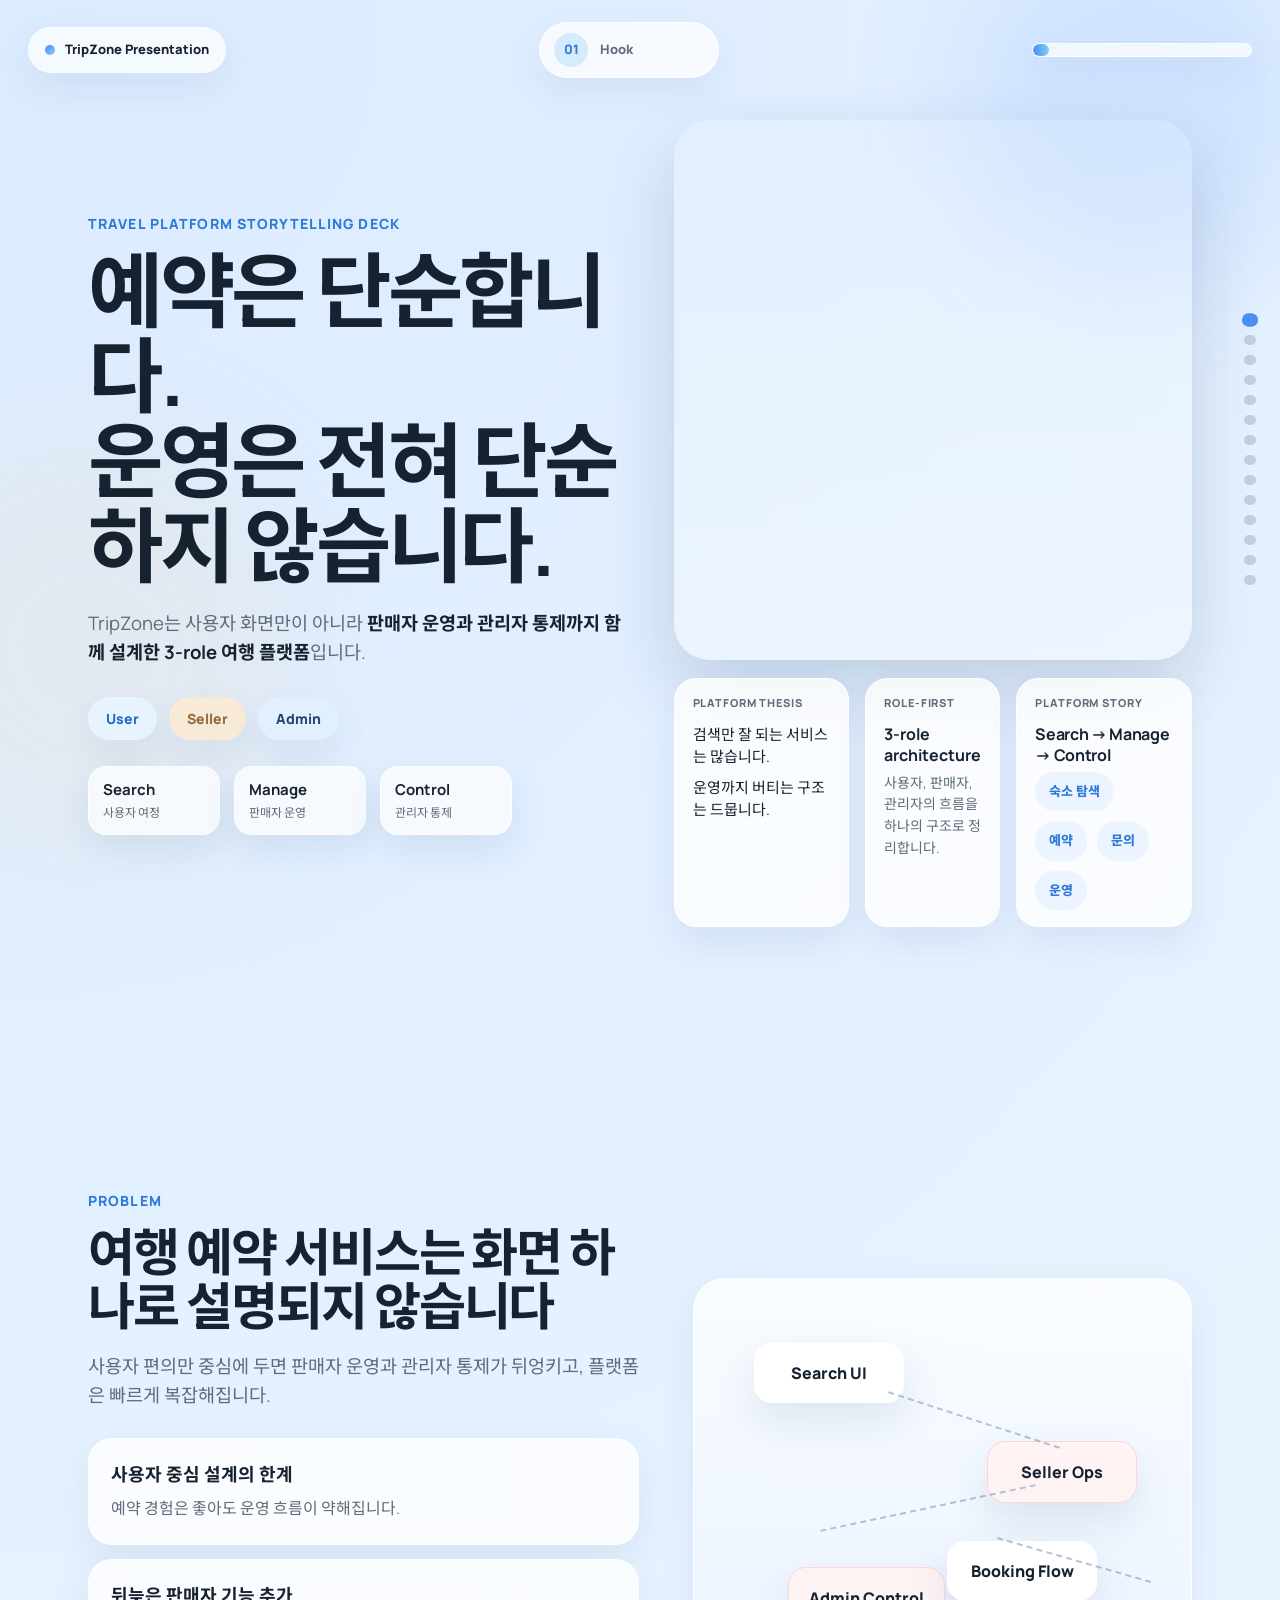
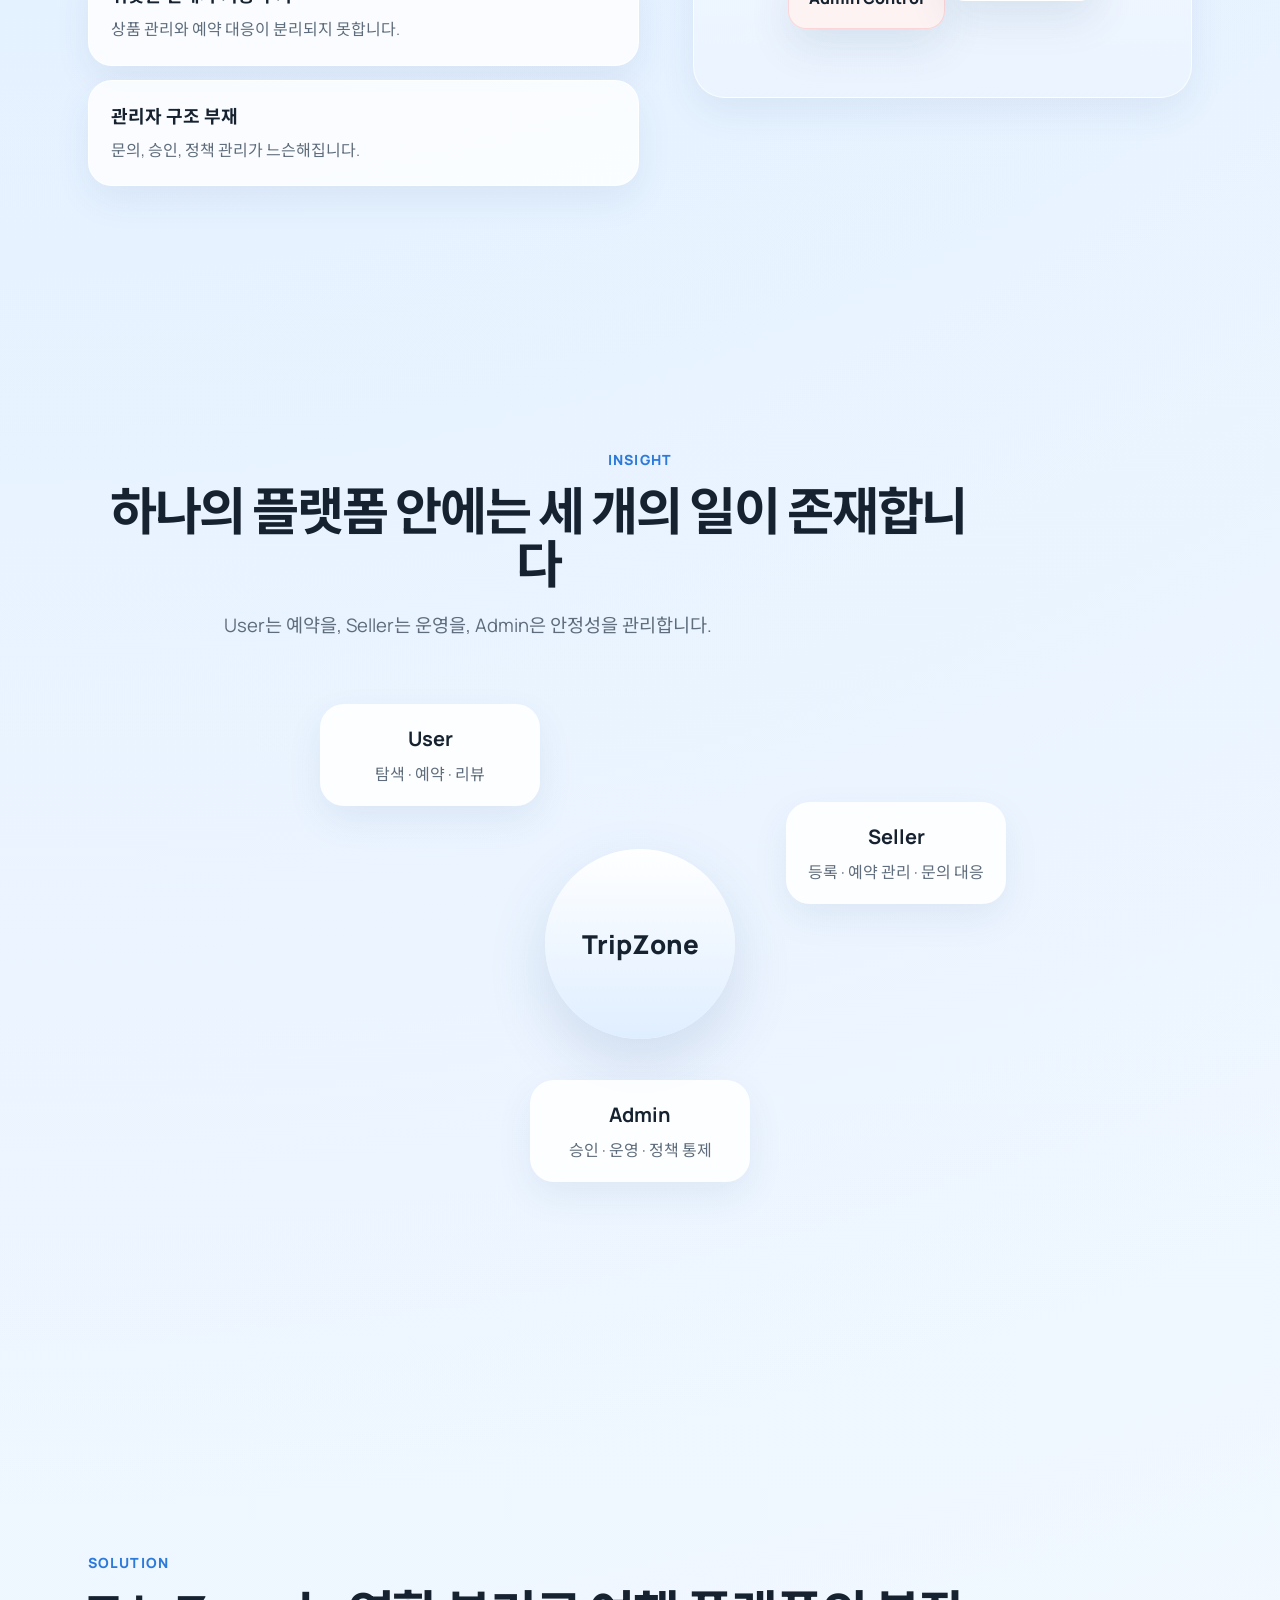
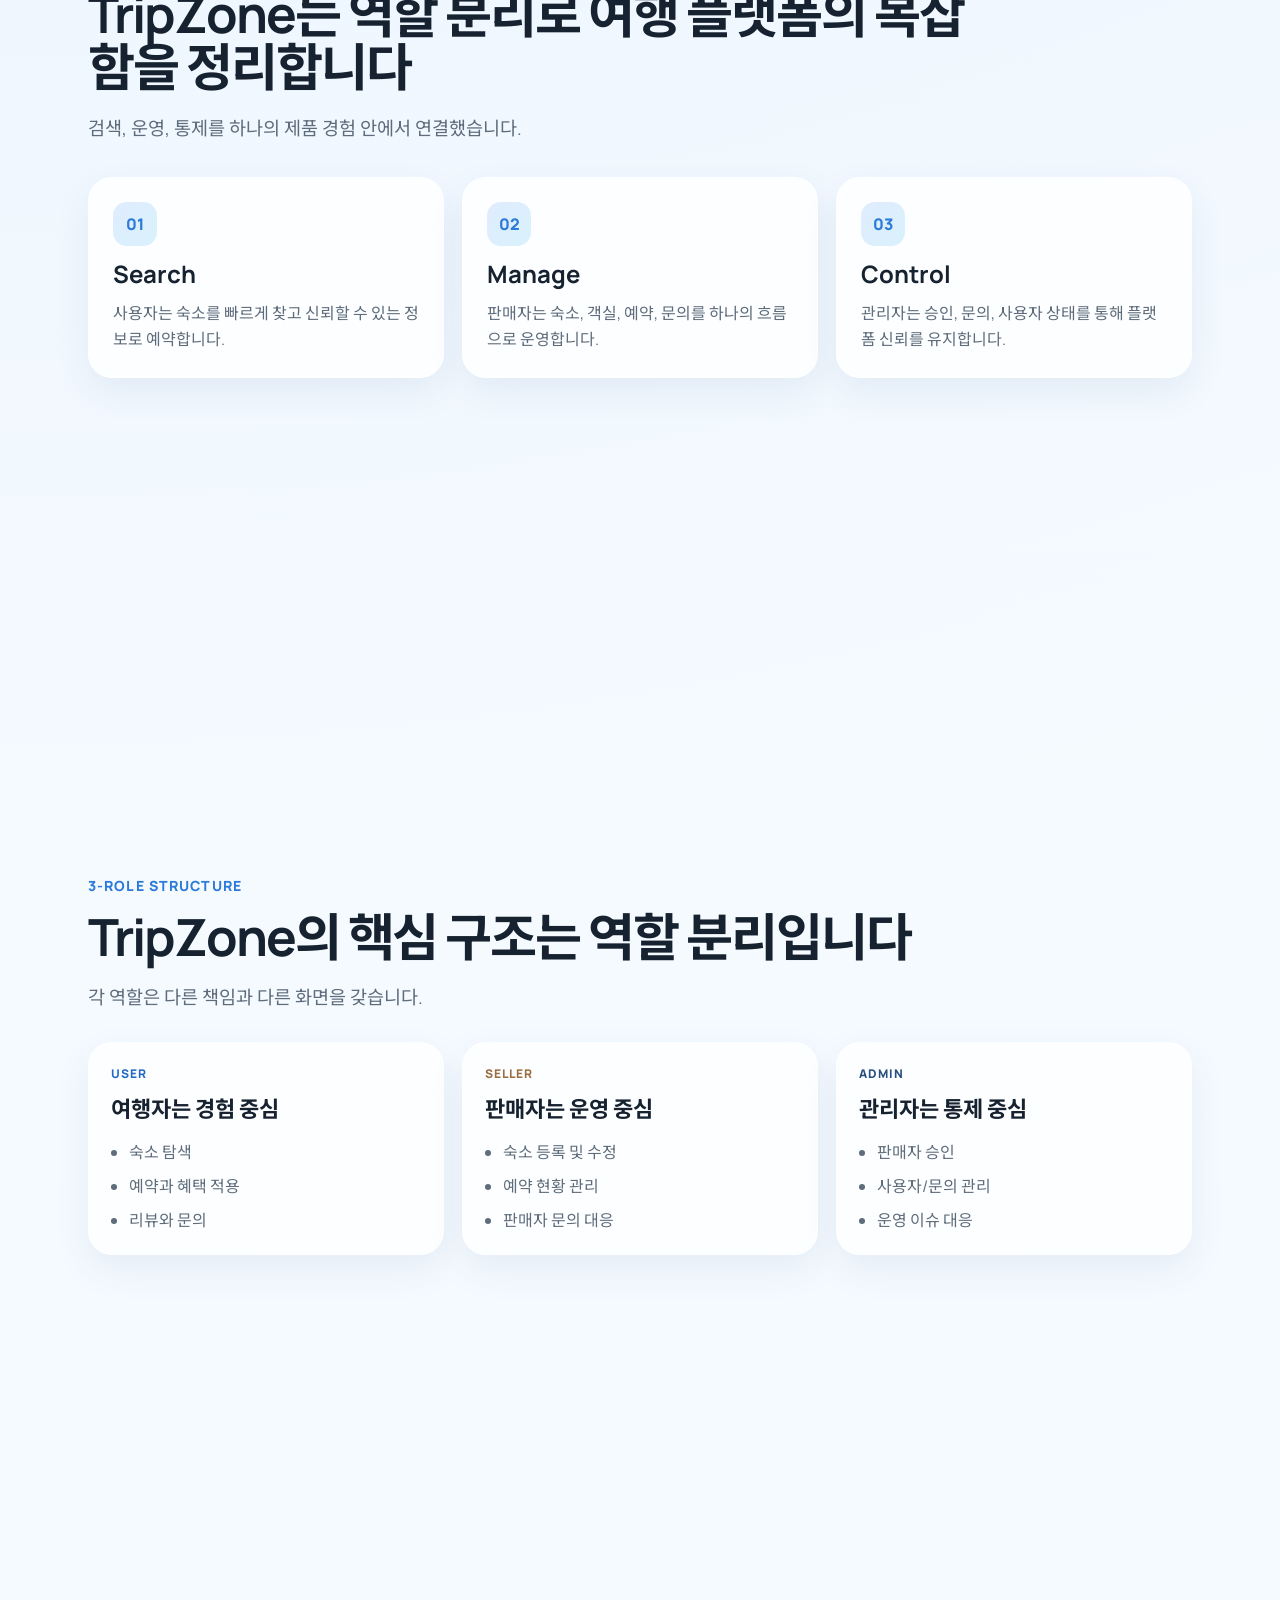
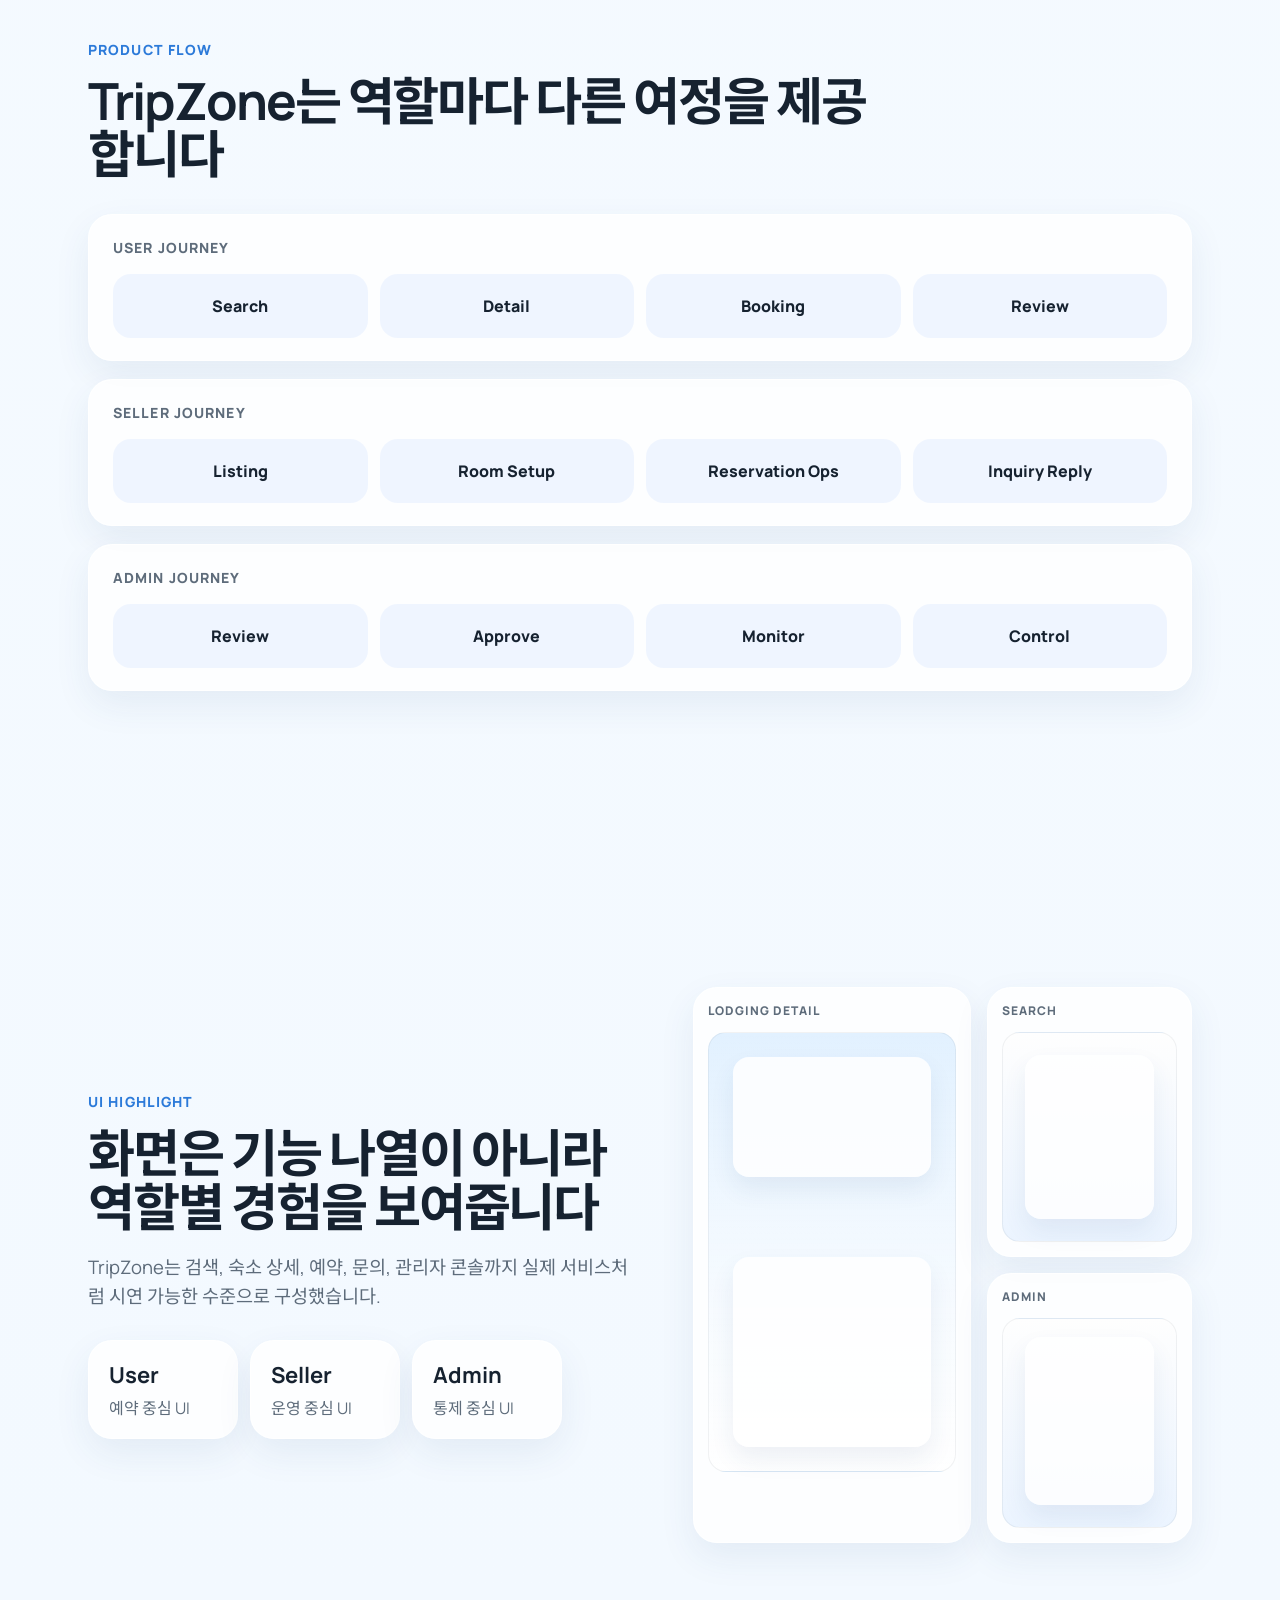
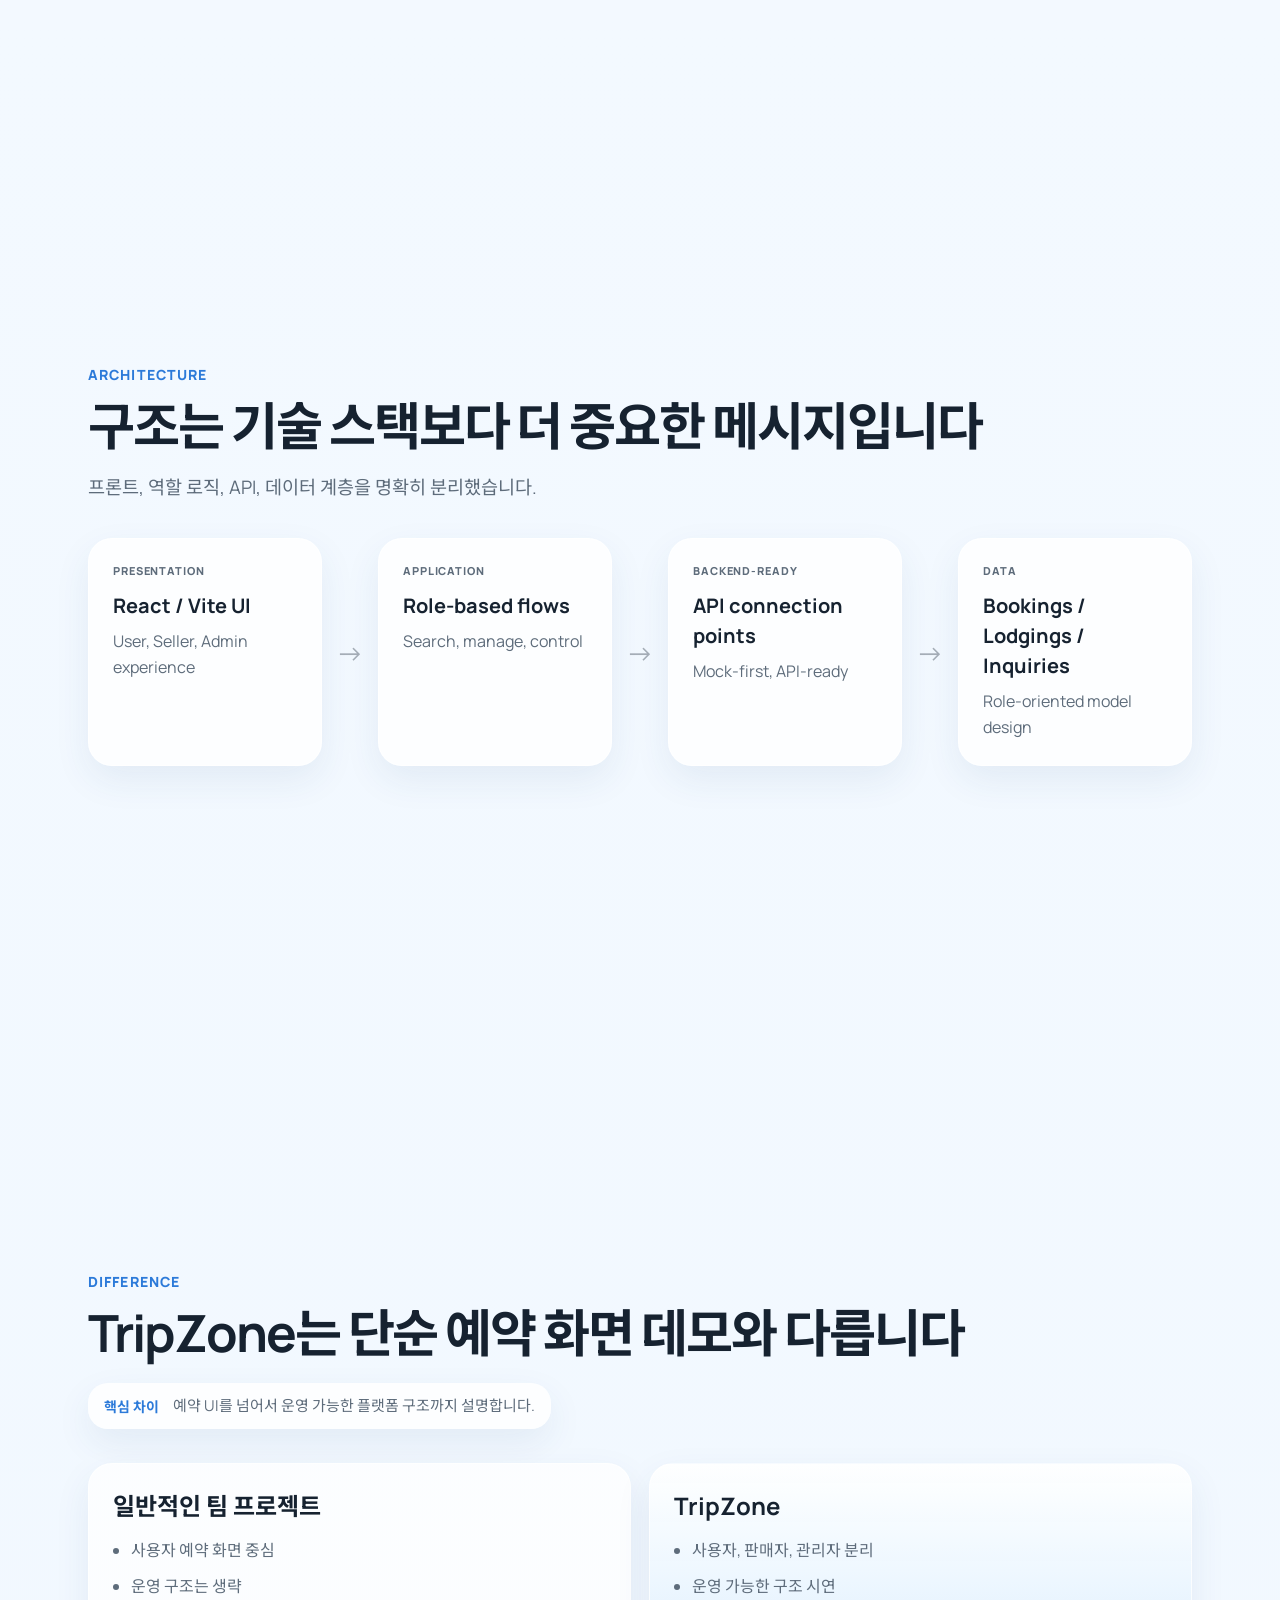
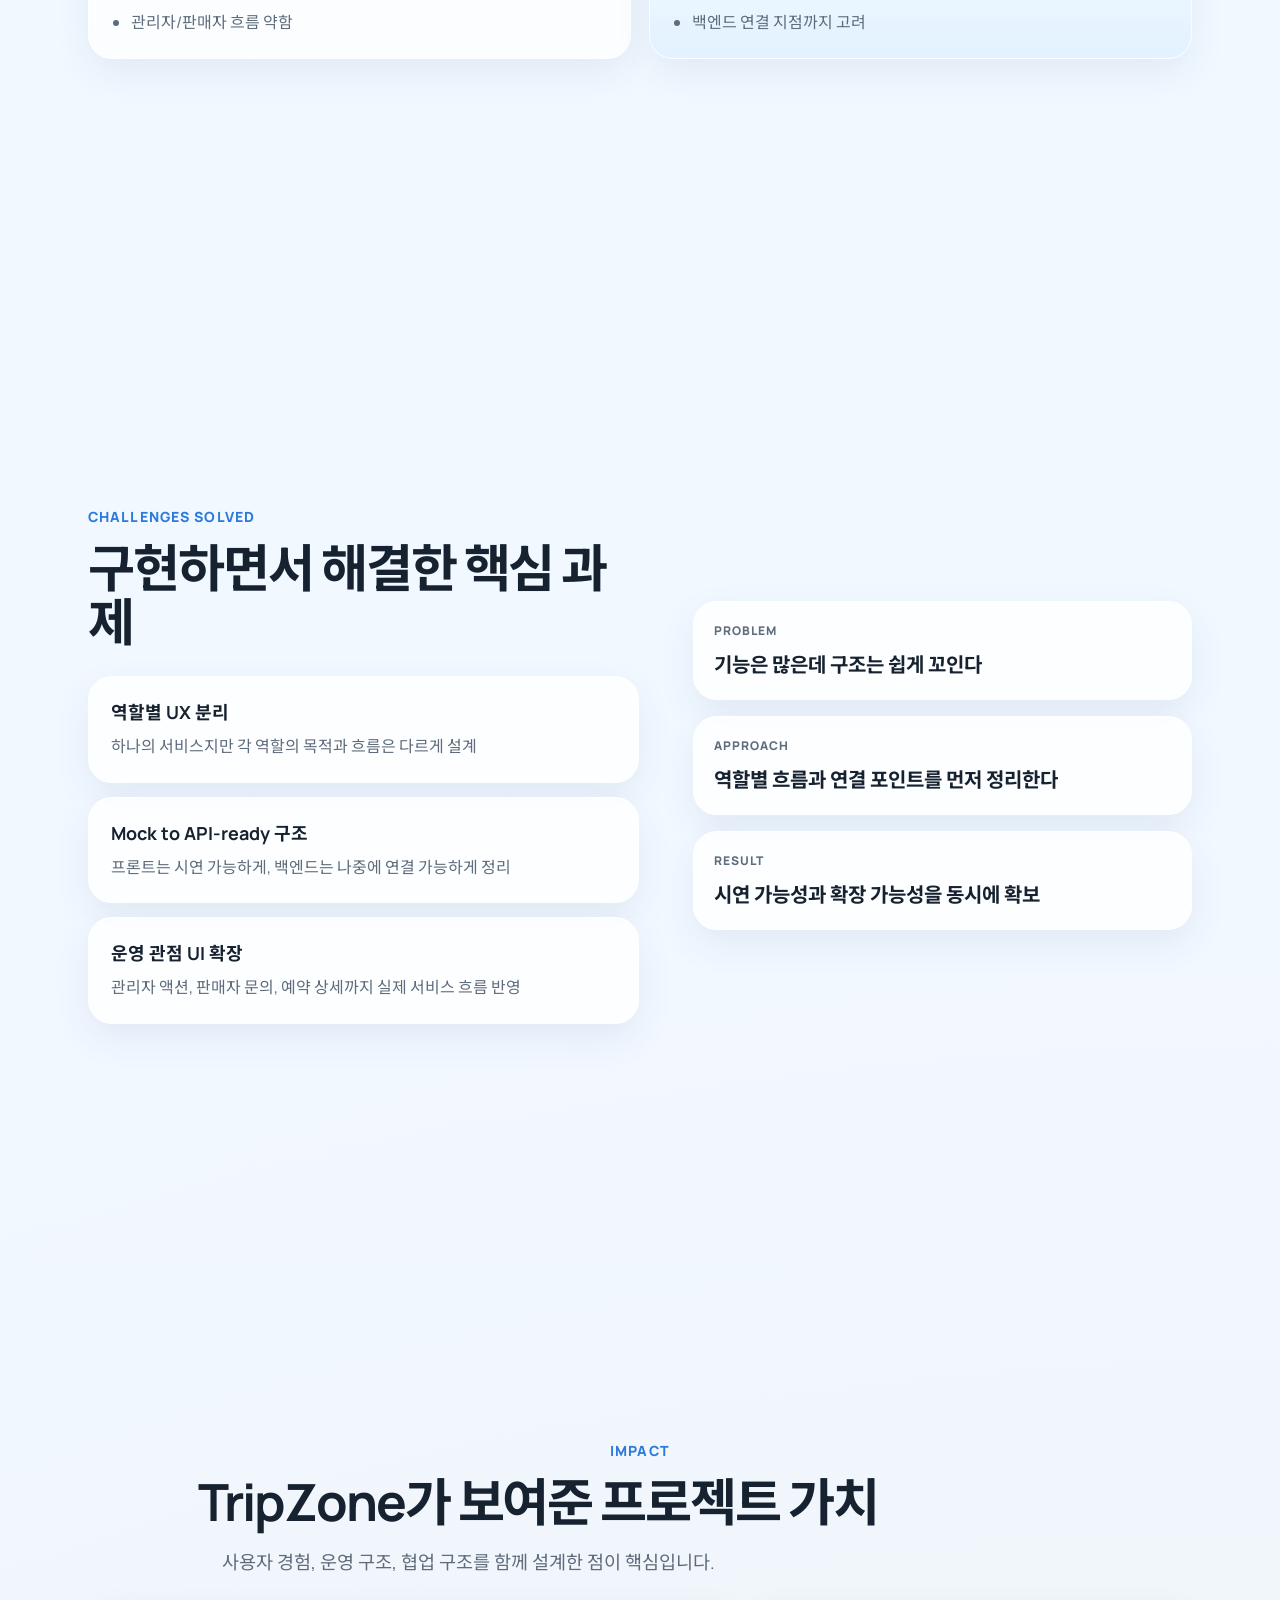
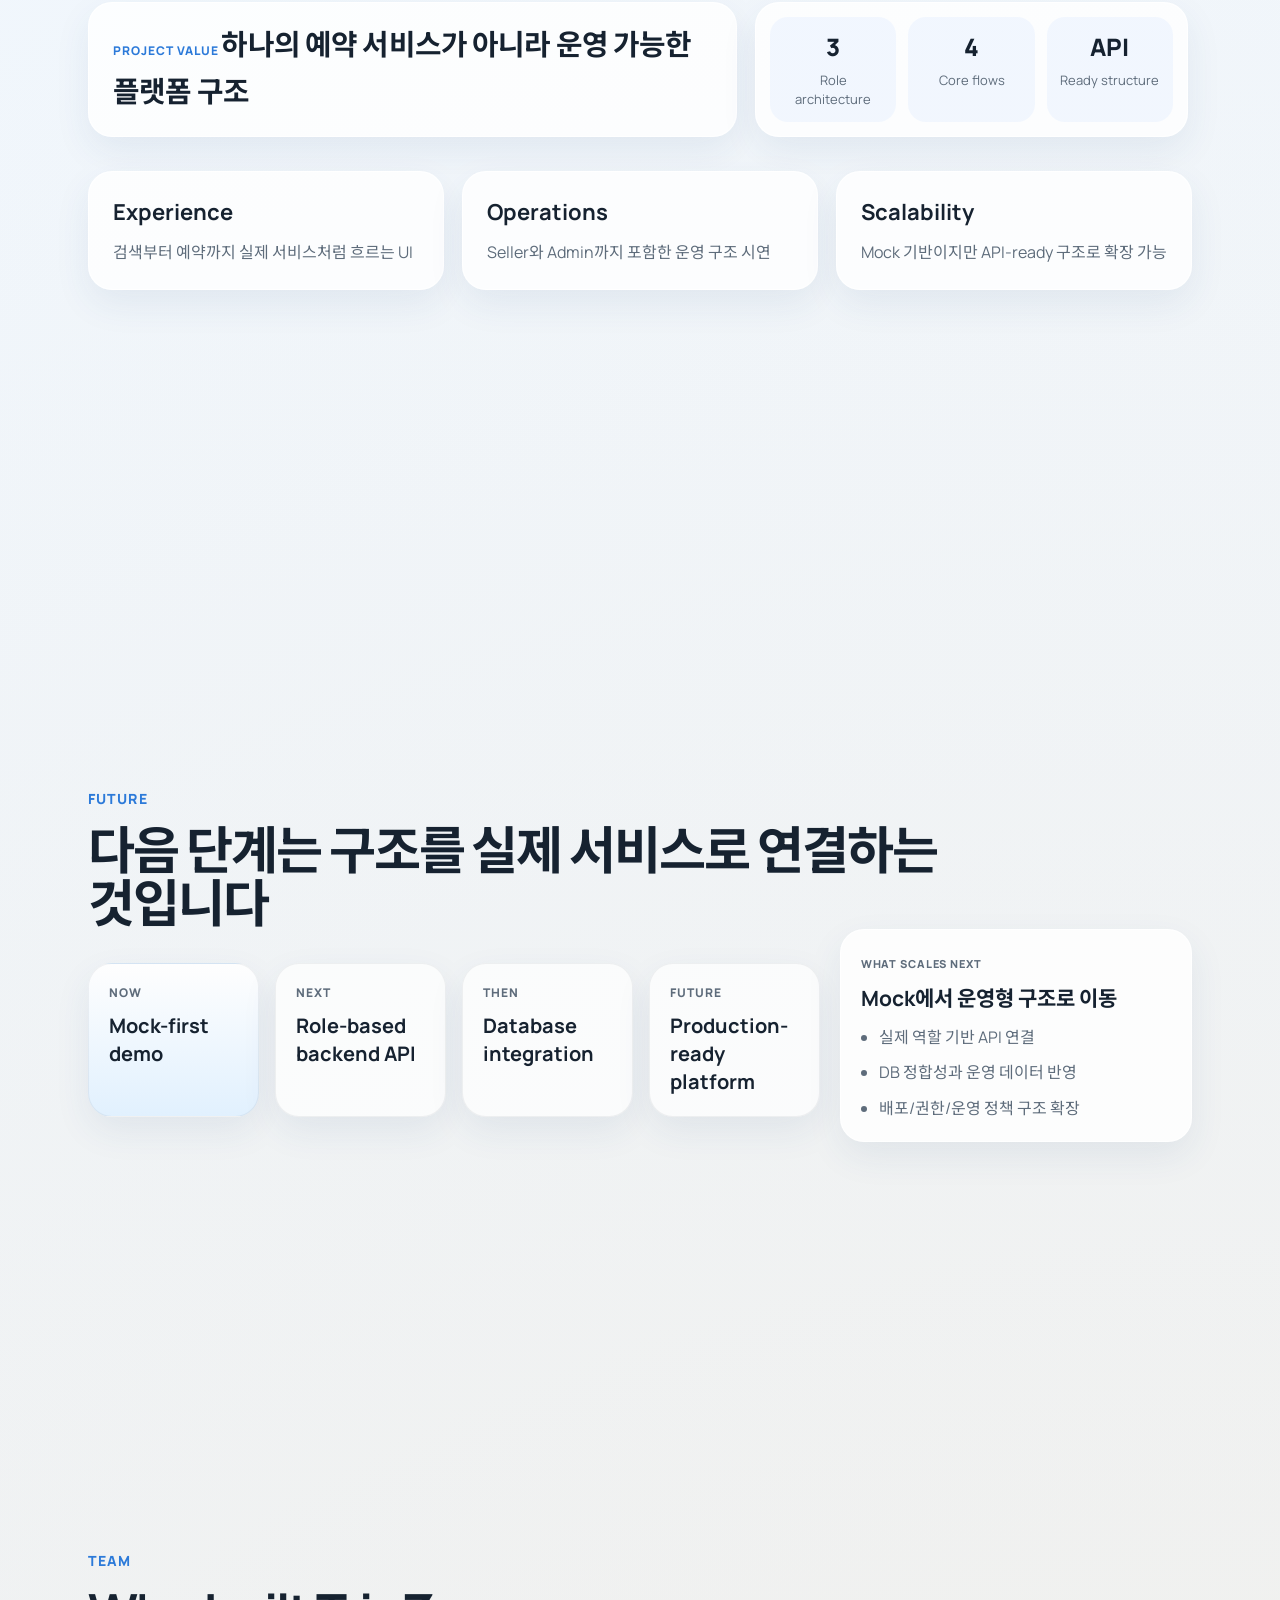
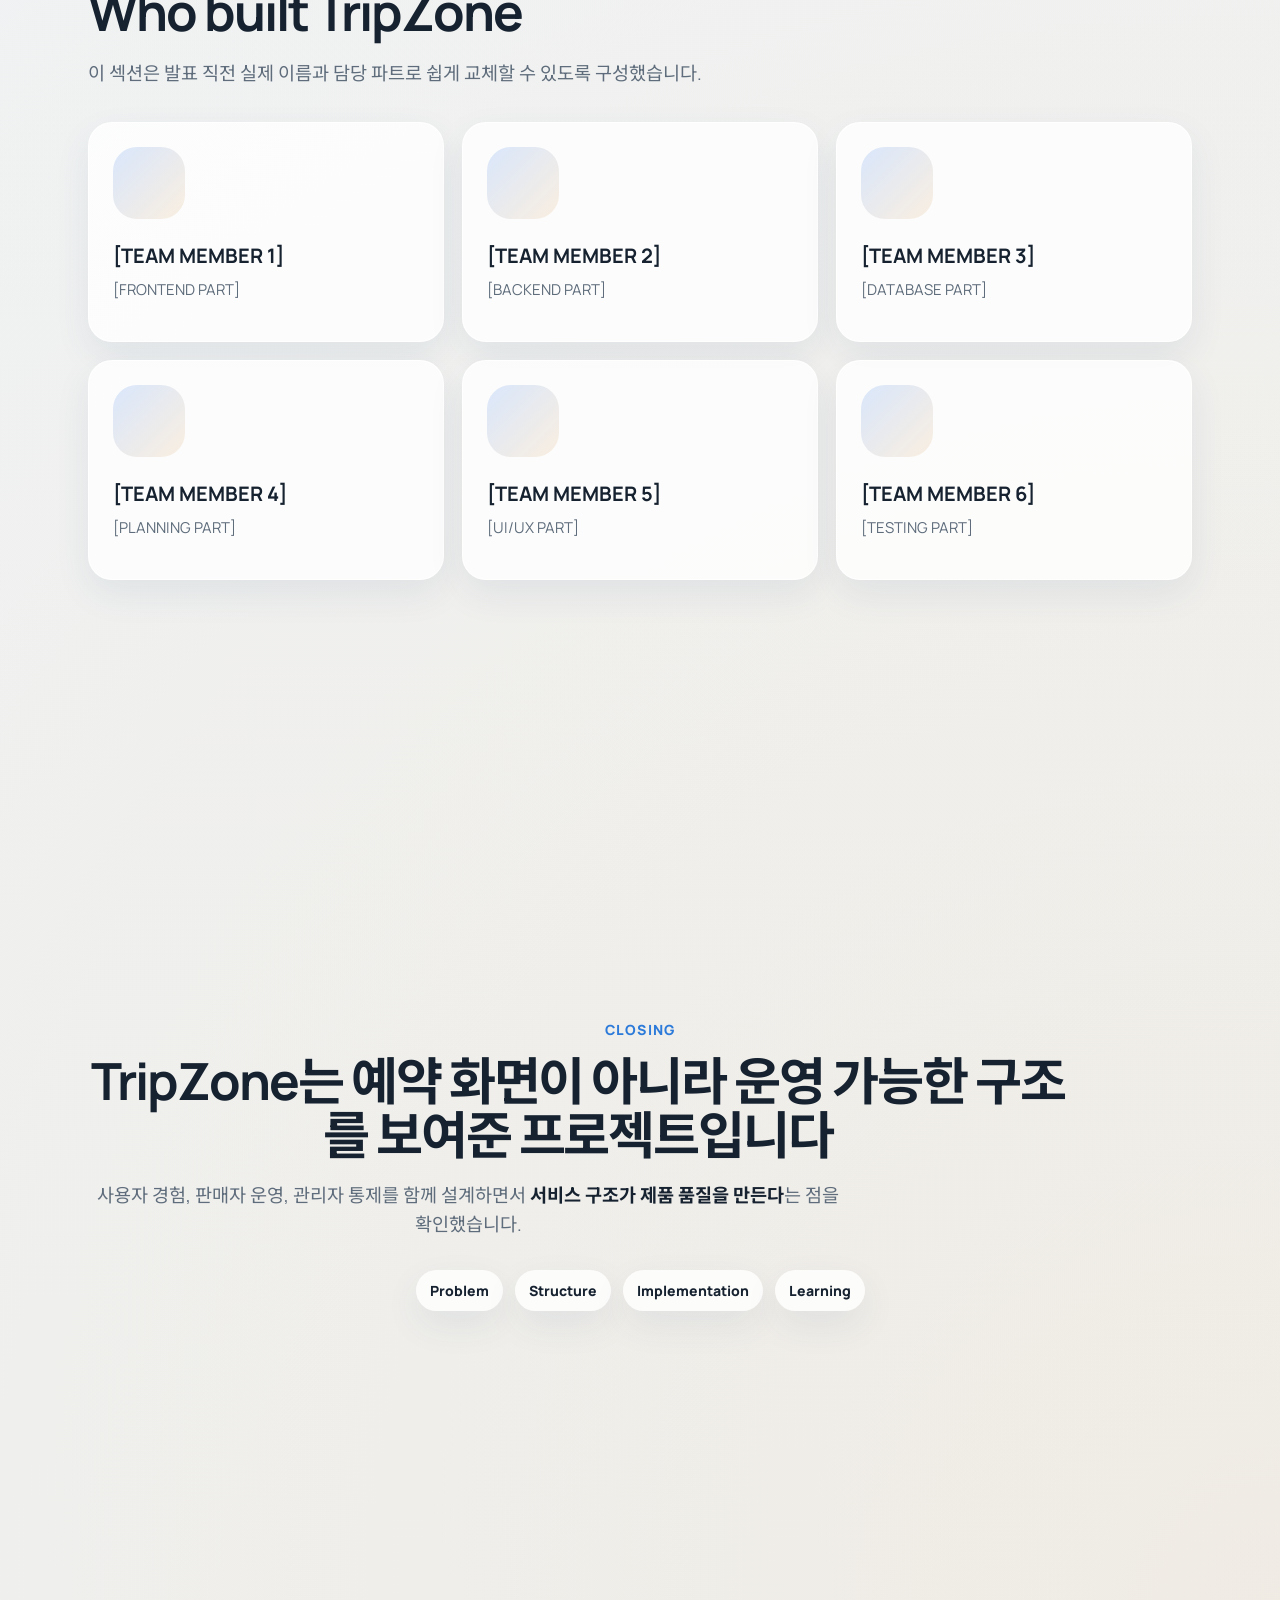
<file: presentation/index.html>
<!DOCTYPE html>
<html lang="ko">
  <head>
    <meta charset="UTF-8" />
    <meta name="viewport" content="width=device-width, initial-scale=1.0" />
    <title>TripZone Presentation</title>
    <link rel="preconnect" href="https://fonts.googleapis.com" />
    <link rel="preconnect" href="https://fonts.gstatic.com" crossorigin />
    <link
      href="https://fonts.googleapis.com/css2?family=Manrope:wght@400;500;600;700;800&family=Noto+Sans+KR:wght@400;500;700;800&display=swap"
      rel="stylesheet"
    />
    <link rel="stylesheet" href="./style.css" />
  </head>
  <body>
    <div class="page-shell">
      <div class="ambient ambient-one"></div>
      <div class="ambient ambient-two"></div>

      <header class="floating-ui">
        <div class="brand-chip">
          <span class="brand-dot"></span>
          <span>TripZone Presentation</span>
        </div>
        <div class="slide-meta" id="slideMeta">
          <span class="slide-meta-index" id="slideMetaIndex">01</span>
          <span class="slide-meta-title" id="slideMetaTitle">Hook</span>
        </div>
        <div class="progress-track">
          <div class="progress-bar" id="progressBar"></div>
        </div>
      </header>

      <nav class="slide-rail" id="slideRail" aria-label="Presentation navigation">
        <button class="rail-dot active" data-target="hook" aria-label="Hook"></button>
        <button class="rail-dot" data-target="problem" aria-label="Problem"></button>
        <button class="rail-dot" data-target="insight" aria-label="Insight"></button>
        <button class="rail-dot" data-target="solution" aria-label="Solution"></button>
        <button class="rail-dot" data-target="roles" aria-label="Roles"></button>
        <button class="rail-dot" data-target="flows" aria-label="Flows"></button>
        <button class="rail-dot" data-target="ui" aria-label="UI"></button>
        <button class="rail-dot" data-target="architecture" aria-label="Architecture"></button>
        <button class="rail-dot" data-target="difference" aria-label="Difference"></button>
        <button class="rail-dot" data-target="challenges" aria-label="Challenges"></button>
        <button class="rail-dot" data-target="impact" aria-label="Impact"></button>
        <button class="rail-dot" data-target="future" aria-label="Future"></button>
        <button class="rail-dot" data-target="team" aria-label="Team"></button>
        <button class="rail-dot" data-target="closing" aria-label="Closing"></button>
      </nav>

      <main class="presentation" id="presentation">
        <section class="slide hero-slide active" id="hook" data-title="Hook">
          <div class="section-frame hero-layout">
            <div class="hero-copy reveal">
              <p class="eyebrow">Travel platform storytelling deck</p>
              <h1 class="hero-title">
                예약은 단순합니다.
                <br />
                운영은 전혀 단순하지 않습니다.
              </h1>
              <p class="hero-subtitle">
                TripZone는 사용자 화면만이 아니라
                <strong>판매자 운영과 관리자 통제까지 함께 설계한 3-role 여행 플랫폼</strong>입니다.
              </p>
              <div class="hero-role-row">
                <span class="role-pill user">User</span>
                <span class="role-pill seller">Seller</span>
                <span class="role-pill admin">Admin</span>
              </div>
              <div class="hero-signal-row">
                <div class="signal-chip">
                  <strong>Search</strong>
                  <span>사용자 여정</span>
                </div>
                <div class="signal-chip">
                  <strong>Manage</strong>
                  <span>판매자 운영</span>
                </div>
                <div class="signal-chip">
                  <strong>Control</strong>
                  <span>관리자 통제</span>
                </div>
              </div>
            </div>
            <div class="hero-visual-col reveal">
              <div class="hero-backdrop"></div>
            <div class="hero-bottom-panel">
              <div class="hero-meta-card hero-meta-wide">
                <span class="mini-label">Platform Thesis</span>
                <p>검색만 잘 되는 서비스는 많습니다.</p>
                <p>운영까지 버티는 구조는 드뭅니다.</p>
              </div>
              <div class="hero-meta-card">
                <span class="mini-label">Role-first</span>
                <strong>3-role architecture</strong>
                <p class="hero-meta-caption">사용자, 판매자, 관리자의 흐름을 하나의 구조로 정리합니다.</p>
              </div>
              <div class="hero-meta-card">
                <span class="mini-label">Platform Story</span>
                <strong class="hero-inline-title">Search → Manage → Control</strong>
                  <div class="journey-tags">
                    <span>숙소 탐색</span>
                    <span>예약</span>
                    <span>문의</span>
                    <span>운영</span>
                  </div>
                </div>
              </div>
            </div>
          </div>
        </section>

        <section class="slide" id="problem" data-title="Problem">
          <div class="section-frame split-layout">
            <div class="copy-col reveal">
              <p class="eyebrow">Problem</p>
              <h2 class="section-title">여행 예약 서비스는 화면 하나로 설명되지 않습니다</h2>
              <p class="section-subtitle">
                사용자 편의만 중심에 두면 판매자 운영과 관리자 통제가 뒤엉키고, 플랫폼은 빠르게 복잡해집니다.
              </p>
              <div class="bullet-stack">
                <div class="bullet-card">
                  <strong>사용자 중심 설계의 한계</strong>
                  <span>예약 경험은 좋아도 운영 흐름이 약해집니다.</span>
                </div>
                <div class="bullet-card">
                  <strong>뒤늦은 판매자 기능 추가</strong>
                  <span>상품 관리와 예약 대응이 분리되지 못합니다.</span>
                </div>
                <div class="bullet-card">
                  <strong>관리자 구조 부재</strong>
                  <span>문의, 승인, 정책 관리가 느슨해집니다.</span>
                </div>
              </div>
            </div>
            <div class="visual-col reveal">
              <div class="problem-map">
                <div class="problem-node">Search UI</div>
                <div class="problem-node danger">Seller Ops</div>
                <div class="problem-node danger">Admin Control</div>
                <div class="problem-node">Booking Flow</div>
                <div class="problem-wire wire-one"></div>
                <div class="problem-wire wire-two"></div>
                <div class="problem-wire wire-three"></div>
              </div>
            </div>
          </div>
        </section>

        <section class="slide" id="insight" data-title="Insight">
          <div class="section-frame center-stage">
            <div class="reveal">
              <p class="eyebrow">Insight</p>
              <h2 class="section-title">하나의 플랫폼 안에는 세 개의 일이 존재합니다</h2>
              <p class="section-subtitle">User는 예약을, Seller는 운영을, Admin은 안정성을 관리합니다.</p>
            </div>
            <div class="orbit-diagram reveal">
              <div class="orbit-core">TripZone</div>
              <div class="orbit-card orbit-user">
                <strong>User</strong>
                <span>탐색 · 예약 · 리뷰</span>
              </div>
              <div class="orbit-card orbit-seller">
                <strong>Seller</strong>
                <span>등록 · 예약 관리 · 문의 대응</span>
              </div>
              <div class="orbit-card orbit-admin">
                <strong>Admin</strong>
                <span>승인 · 운영 · 정책 통제</span>
              </div>
            </div>
          </div>
        </section>

        <section class="slide" id="solution" data-title="Solution">
          <div class="section-frame">
            <div class="reveal">
              <p class="eyebrow">Solution</p>
              <h2 class="section-title">TripZone는 역할 분리로 여행 플랫폼의 복잡함을 정리합니다</h2>
              <p class="section-subtitle">검색, 운영, 통제를 하나의 제품 경험 안에서 연결했습니다.</p>
            </div>
            <div class="feature-grid reveal">
              <article class="feature-card">
                <div class="feature-icon">01</div>
                <h3>Search</h3>
                <p>사용자는 숙소를 빠르게 찾고 신뢰할 수 있는 정보로 예약합니다.</p>
              </article>
              <article class="feature-card">
                <div class="feature-icon">02</div>
                <h3>Manage</h3>
                <p>판매자는 숙소, 객실, 예약, 문의를 하나의 흐름으로 운영합니다.</p>
              </article>
              <article class="feature-card">
                <div class="feature-icon">03</div>
                <h3>Control</h3>
                <p>관리자는 승인, 문의, 사용자 상태를 통해 플랫폼 신뢰를 유지합니다.</p>
              </article>
            </div>
          </div>
        </section>

        <section class="slide" id="roles" data-title="Roles">
          <div class="section-frame">
            <div class="reveal">
              <p class="eyebrow">3-Role Structure</p>
              <h2 class="section-title">TripZone의 핵심 구조는 역할 분리입니다</h2>
              <p class="section-subtitle">각 역할은 다른 책임과 다른 화면을 갖습니다.</p>
            </div>
            <div class="role-columns reveal">
              <article class="role-column user">
                <div class="role-topline">User</div>
                <h3>여행자는 경험 중심</h3>
                <ul>
                  <li>숙소 탐색</li>
                  <li>예약과 혜택 적용</li>
                  <li>리뷰와 문의</li>
                </ul>
              </article>
              <article class="role-column seller">
                <div class="role-topline">Seller</div>
                <h3>판매자는 운영 중심</h3>
                <ul>
                  <li>숙소 등록 및 수정</li>
                  <li>예약 현황 관리</li>
                  <li>판매자 문의 대응</li>
                </ul>
              </article>
              <article class="role-column admin">
                <div class="role-topline">Admin</div>
                <h3>관리자는 통제 중심</h3>
                <ul>
                  <li>판매자 승인</li>
                  <li>사용자/문의 관리</li>
                  <li>운영 이슈 대응</li>
                </ul>
              </article>
            </div>
          </div>
        </section>

        <section class="slide" id="flows" data-title="Flows">
          <div class="section-frame process-layout">
            <div class="reveal">
              <p class="eyebrow">Product Flow</p>
              <h2 class="section-title">TripZone는 역할마다 다른 여정을 제공합니다</h2>
            </div>
            <div class="process-bands">
              <div class="process-lane reveal">
                <div class="lane-title">User Journey</div>
                <div class="lane-steps">
                  <span>Search</span>
                  <span>Detail</span>
                  <span>Booking</span>
                  <span>Review</span>
                </div>
              </div>
              <div class="process-lane reveal">
                <div class="lane-title">Seller Journey</div>
                <div class="lane-steps">
                  <span>Listing</span>
                  <span>Room Setup</span>
                  <span>Reservation Ops</span>
                  <span>Inquiry Reply</span>
                </div>
              </div>
              <div class="process-lane reveal">
                <div class="lane-title">Admin Journey</div>
                <div class="lane-steps">
                  <span>Review</span>
                  <span>Approve</span>
                  <span>Monitor</span>
                  <span>Control</span>
                </div>
              </div>
            </div>
          </div>
        </section>

        <section class="slide" id="ui" data-title="UI">
          <div class="section-frame split-layout">
            <div class="copy-col reveal">
              <p class="eyebrow">UI Highlight</p>
              <h2 class="section-title">화면은 기능 나열이 아니라 역할별 경험을 보여줍니다</h2>
              <p class="section-subtitle">
                TripZone는 검색, 숙소 상세, 예약, 문의, 관리자 콘솔까지 실제 서비스처럼 시연 가능한 수준으로 구성했습니다.
              </p>
              <div class="mini-stat-row">
                <div class="mini-stat">
                  <strong>User</strong>
                  <span>예약 중심 UI</span>
                </div>
                <div class="mini-stat">
                  <strong>Seller</strong>
                  <span>운영 중심 UI</span>
                </div>
                <div class="mini-stat">
                  <strong>Admin</strong>
                  <span>통제 중심 UI</span>
                </div>
              </div>
            </div>
            <div class="ui-collage reveal">
              <div class="ui-shot shot-large">
                <div class="shot-label">Lodging Detail</div>
                <div class="shot-screen detail-screen"></div>
              </div>
              <div class="ui-shot shot-small">
                <div class="shot-label">Search</div>
                <div class="shot-screen list-screen"></div>
              </div>
              <div class="ui-shot shot-small">
                <div class="shot-label">Admin</div>
                <div class="shot-screen admin-screen"></div>
              </div>
            </div>
          </div>
        </section>

        <section class="slide" id="architecture" data-title="Architecture">
          <div class="section-frame">
            <div class="reveal">
              <p class="eyebrow">Architecture</p>
              <h2 class="section-title">구조는 기술 스택보다 더 중요한 메시지입니다</h2>
              <p class="section-subtitle">프론트, 역할 로직, API, 데이터 계층을 명확히 분리했습니다.</p>
            </div>
            <div class="architecture-board reveal">
              <div class="arch-block">
                <span class="arch-label">Presentation</span>
                <strong>React / Vite UI</strong>
                <p>User, Seller, Admin experience</p>
              </div>
              <div class="arch-arrow">→</div>
              <div class="arch-block">
                <span class="arch-label">Application</span>
                <strong>Role-based flows</strong>
                <p>Search, manage, control</p>
              </div>
              <div class="arch-arrow">→</div>
              <div class="arch-block">
                <span class="arch-label">Backend-ready</span>
                <strong>API connection points</strong>
                <p>Mock-first, API-ready</p>
              </div>
              <div class="arch-arrow">→</div>
              <div class="arch-block">
                <span class="arch-label">Data</span>
                <strong>Bookings / Lodgings / Inquiries</strong>
                <p>Role-oriented model design</p>
              </div>
            </div>
          </div>
        </section>

        <section class="slide" id="difference" data-title="Difference">
          <div class="section-frame">
            <div class="reveal">
              <p class="eyebrow">Difference</p>
              <h2 class="section-title">TripZone는 단순 예약 화면 데모와 다릅니다</h2>
            </div>
            <div class="difference-banner reveal">
              <strong>핵심 차이</strong>
              <span>예약 UI를 넘어서 운영 가능한 플랫폼 구조까지 설명합니다.</span>
            </div>
            <div class="compare-grid reveal">
              <div class="compare-card dull">
                <h3>일반적인 팀 프로젝트</h3>
                <ul>
                  <li>사용자 예약 화면 중심</li>
                  <li>운영 구조는 생략</li>
                  <li>관리자/판매자 흐름 약함</li>
                </ul>
              </div>
              <div class="compare-card highlight">
                <h3>TripZone</h3>
                <ul>
                  <li>사용자, 판매자, 관리자 분리</li>
                  <li>운영 가능한 구조 시연</li>
                  <li>백엔드 연결 지점까지 고려</li>
                </ul>
              </div>
            </div>
          </div>
        </section>

        <section class="slide" id="challenges" data-title="Challenges">
          <div class="section-frame split-layout">
            <div class="copy-col reveal">
              <p class="eyebrow">Challenges Solved</p>
              <h2 class="section-title">구현하면서 해결한 핵심 과제</h2>
              <div class="stacked-panels">
                <article class="panel-card">
                  <strong>역할별 UX 분리</strong>
                  <span>하나의 서비스지만 각 역할의 목적과 흐름은 다르게 설계</span>
                </article>
                <article class="panel-card">
                  <strong>Mock to API-ready 구조</strong>
                  <span>프론트는 시연 가능하게, 백엔드는 나중에 연결 가능하게 정리</span>
                </article>
                <article class="panel-card">
                  <strong>운영 관점 UI 확장</strong>
                  <span>관리자 액션, 판매자 문의, 예약 상세까지 실제 서비스 흐름 반영</span>
                </article>
              </div>
            </div>
            <div class="visual-col reveal">
              <div class="challenge-board">
                <div class="challenge-step">
                  <span>Problem</span>
                  <strong>기능은 많은데 구조는 쉽게 꼬인다</strong>
                </div>
                <div class="challenge-step">
                  <span>Approach</span>
                  <strong>역할별 흐름과 연결 포인트를 먼저 정리한다</strong>
                </div>
                <div class="challenge-step">
                  <span>Result</span>
                  <strong>시연 가능성과 확장 가능성을 동시에 확보</strong>
                </div>
              </div>
            </div>
          </div>
        </section>

        <section class="slide" id="impact" data-title="Impact">
          <div class="section-frame center-stage">
            <div class="reveal">
              <p class="eyebrow">Impact</p>
              <h2 class="section-title">TripZone가 보여준 프로젝트 가치</h2>
              <p class="section-subtitle">사용자 경험, 운영 구조, 협업 구조를 함께 설계한 점이 핵심입니다.</p>
            </div>
            <div class="impact-hero reveal">
              <div class="impact-callout">
                <span class="impact-kicker">Project Value</span>
                <strong>하나의 예약 서비스가 아니라 운영 가능한 플랫폼 구조</strong>
              </div>
              <div class="impact-metrics">
                <div class="impact-metric">
                  <span class="metric-number">3</span>
                  <span class="metric-label">Role architecture</span>
                </div>
                <div class="impact-metric">
                  <span class="metric-number">4</span>
                  <span class="metric-label">Core flows</span>
                </div>
                <div class="impact-metric">
                  <span class="metric-number">API</span>
                  <span class="metric-label">Ready structure</span>
                </div>
              </div>
            </div>
            <div class="impact-grid reveal">
              <article class="impact-card">
                <strong>Experience</strong>
                <span>검색부터 예약까지 실제 서비스처럼 흐르는 UI</span>
              </article>
              <article class="impact-card">
                <strong>Operations</strong>
                <span>Seller와 Admin까지 포함한 운영 구조 시연</span>
              </article>
              <article class="impact-card">
                <strong>Scalability</strong>
                <span>Mock 기반이지만 API-ready 구조로 확장 가능</span>
              </article>
            </div>
          </div>
        </section>

        <section class="slide" id="future" data-title="Future">
          <div class="section-frame">
            <div class="reveal">
              <p class="eyebrow">Future</p>
              <h2 class="section-title">다음 단계는 구조를 실제 서비스로 연결하는 것입니다</h2>
            </div>
            <div class="future-layout">
              <div class="roadmap reveal">
                <div class="roadmap-step active">
                  <span>Now</span>
                  <strong>Mock-first demo</strong>
                </div>
                <div class="roadmap-step">
                  <span>Next</span>
                  <strong>Role-based backend API</strong>
                </div>
                <div class="roadmap-step">
                  <span>Then</span>
                  <strong>Database integration</strong>
                </div>
                <div class="roadmap-step">
                  <span>Future</span>
                  <strong>Production-ready platform</strong>
                </div>
              </div>
              <aside class="future-panel reveal">
                <span class="mini-label">What scales next</span>
                <strong>Mock에서 운영형 구조로 이동</strong>
                <ul>
                  <li>실제 역할 기반 API 연결</li>
                  <li>DB 정합성과 운영 데이터 반영</li>
                  <li>배포/권한/운영 정책 구조 확장</li>
                </ul>
              </aside>
            </div>
          </div>
        </section>

        <section class="slide" id="team" data-title="Team">
          <div class="section-frame">
            <div class="reveal">
              <p class="eyebrow">Team</p>
              <h2 class="section-title">Who built TripZone</h2>
              <p class="section-subtitle">이 섹션은 발표 직전 실제 이름과 담당 파트로 쉽게 교체할 수 있도록 구성했습니다.</p>
            </div>
            <div class="team-grid reveal">
              <article class="team-card">
                <div class="avatar-block"></div>
                <h3>[TEAM MEMBER 1]</h3>
                <p>[FRONTEND PART]</p>
              </article>
              <article class="team-card">
                <div class="avatar-block"></div>
                <h3>[TEAM MEMBER 2]</h3>
                <p>[BACKEND PART]</p>
              </article>
              <article class="team-card">
                <div class="avatar-block"></div>
                <h3>[TEAM MEMBER 3]</h3>
                <p>[DATABASE PART]</p>
              </article>
              <article class="team-card">
                <div class="avatar-block"></div>
                <h3>[TEAM MEMBER 4]</h3>
                <p>[PLANNING PART]</p>
              </article>
              <article class="team-card">
                <div class="avatar-block"></div>
                <h3>[TEAM MEMBER 5]</h3>
                <p>[UI/UX PART]</p>
              </article>
              <article class="team-card">
                <div class="avatar-block"></div>
                <h3>[TEAM MEMBER 6]</h3>
                <p>[TESTING PART]</p>
              </article>
            </div>
          </div>
        </section>

        <section class="slide closing-slide" id="closing" data-title="Closing">
          <div class="section-frame center-stage">
            <div class="reveal">
              <p class="eyebrow">Closing</p>
              <h2 class="section-title">TripZone는 예약 화면이 아니라 운영 가능한 구조를 보여준 프로젝트입니다</h2>
              <p class="section-subtitle">
                사용자 경험, 판매자 운영, 관리자 통제를 함께 설계하면서
                <strong>서비스 구조가 제품 품질을 만든다</strong>는 점을 확인했습니다.
              </p>
            </div>
            <div class="closing-summary reveal">
              <span>Problem</span>
              <span>Structure</span>
              <span>Implementation</span>
              <span>Learning</span>
            </div>
          </div>
        </section>
      </main>
    </div>

    <script src="./script.js"></script>
  </body>
</html>
</file>
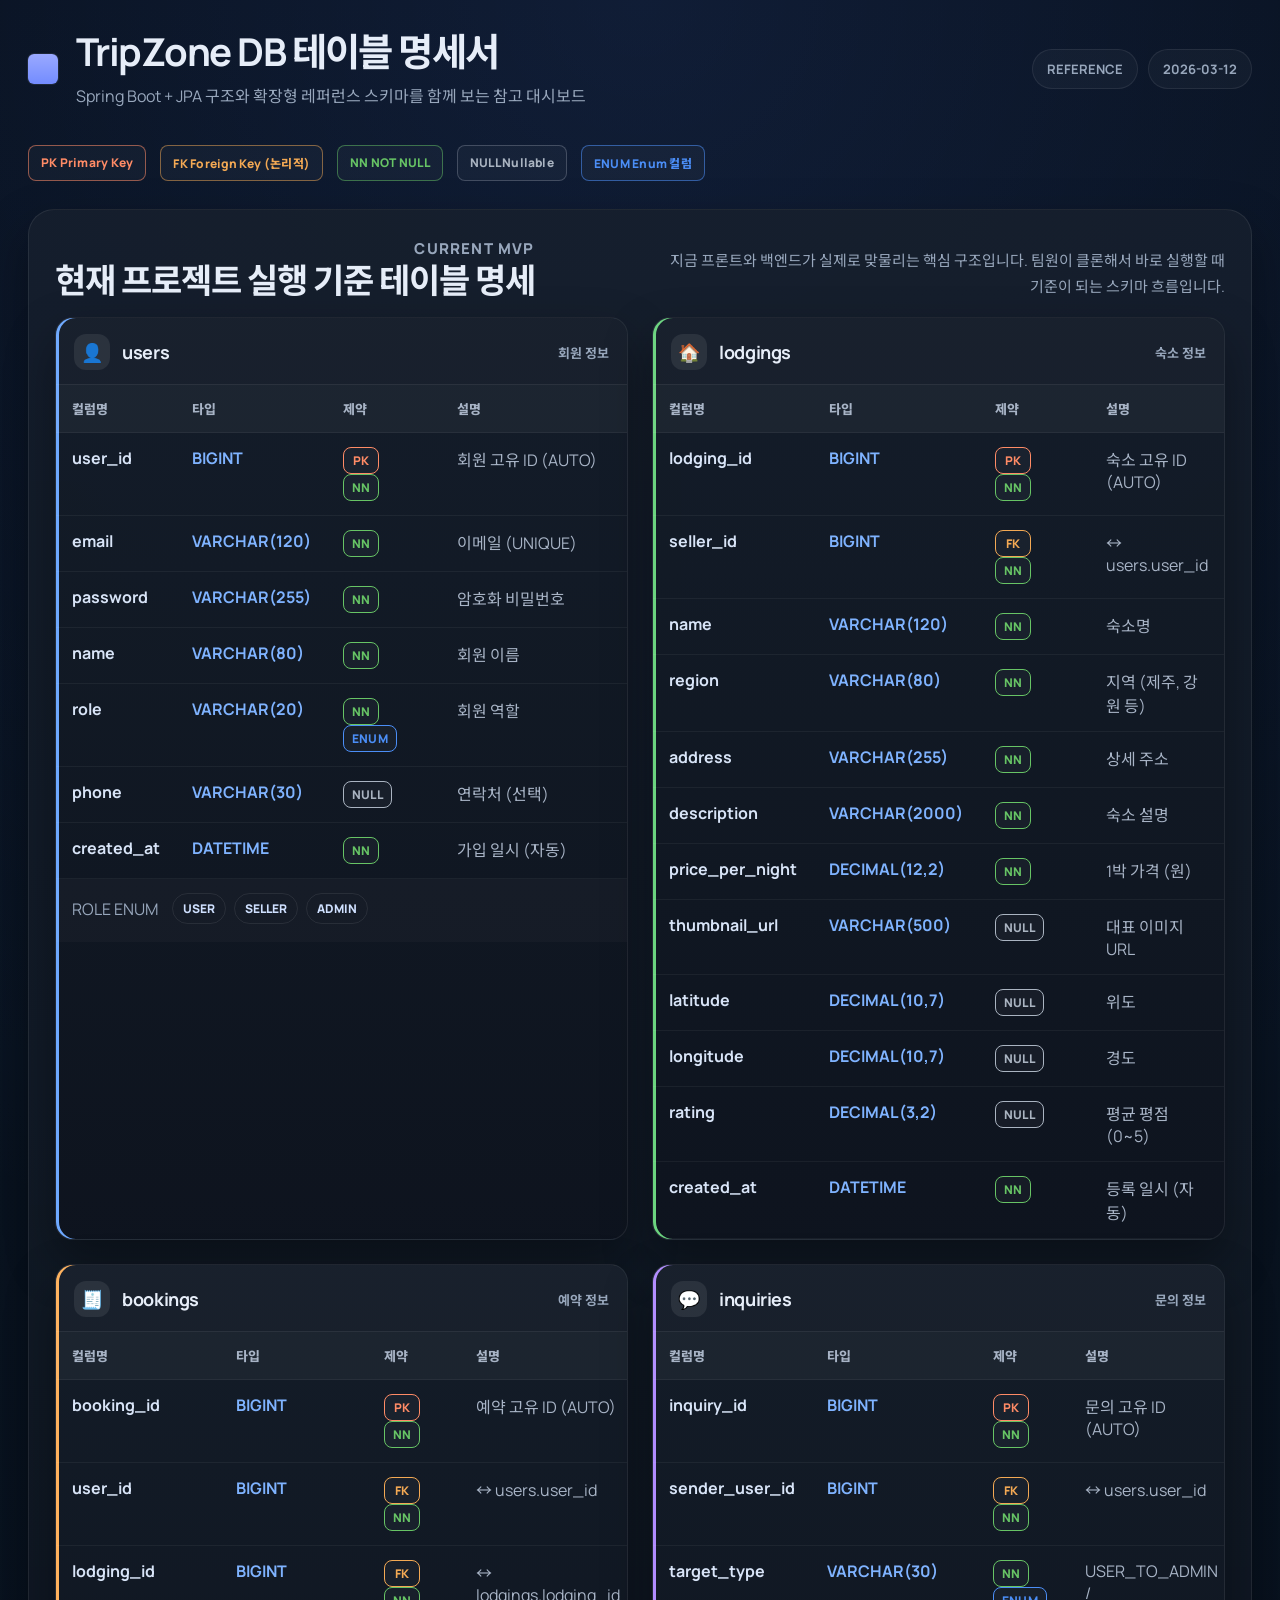
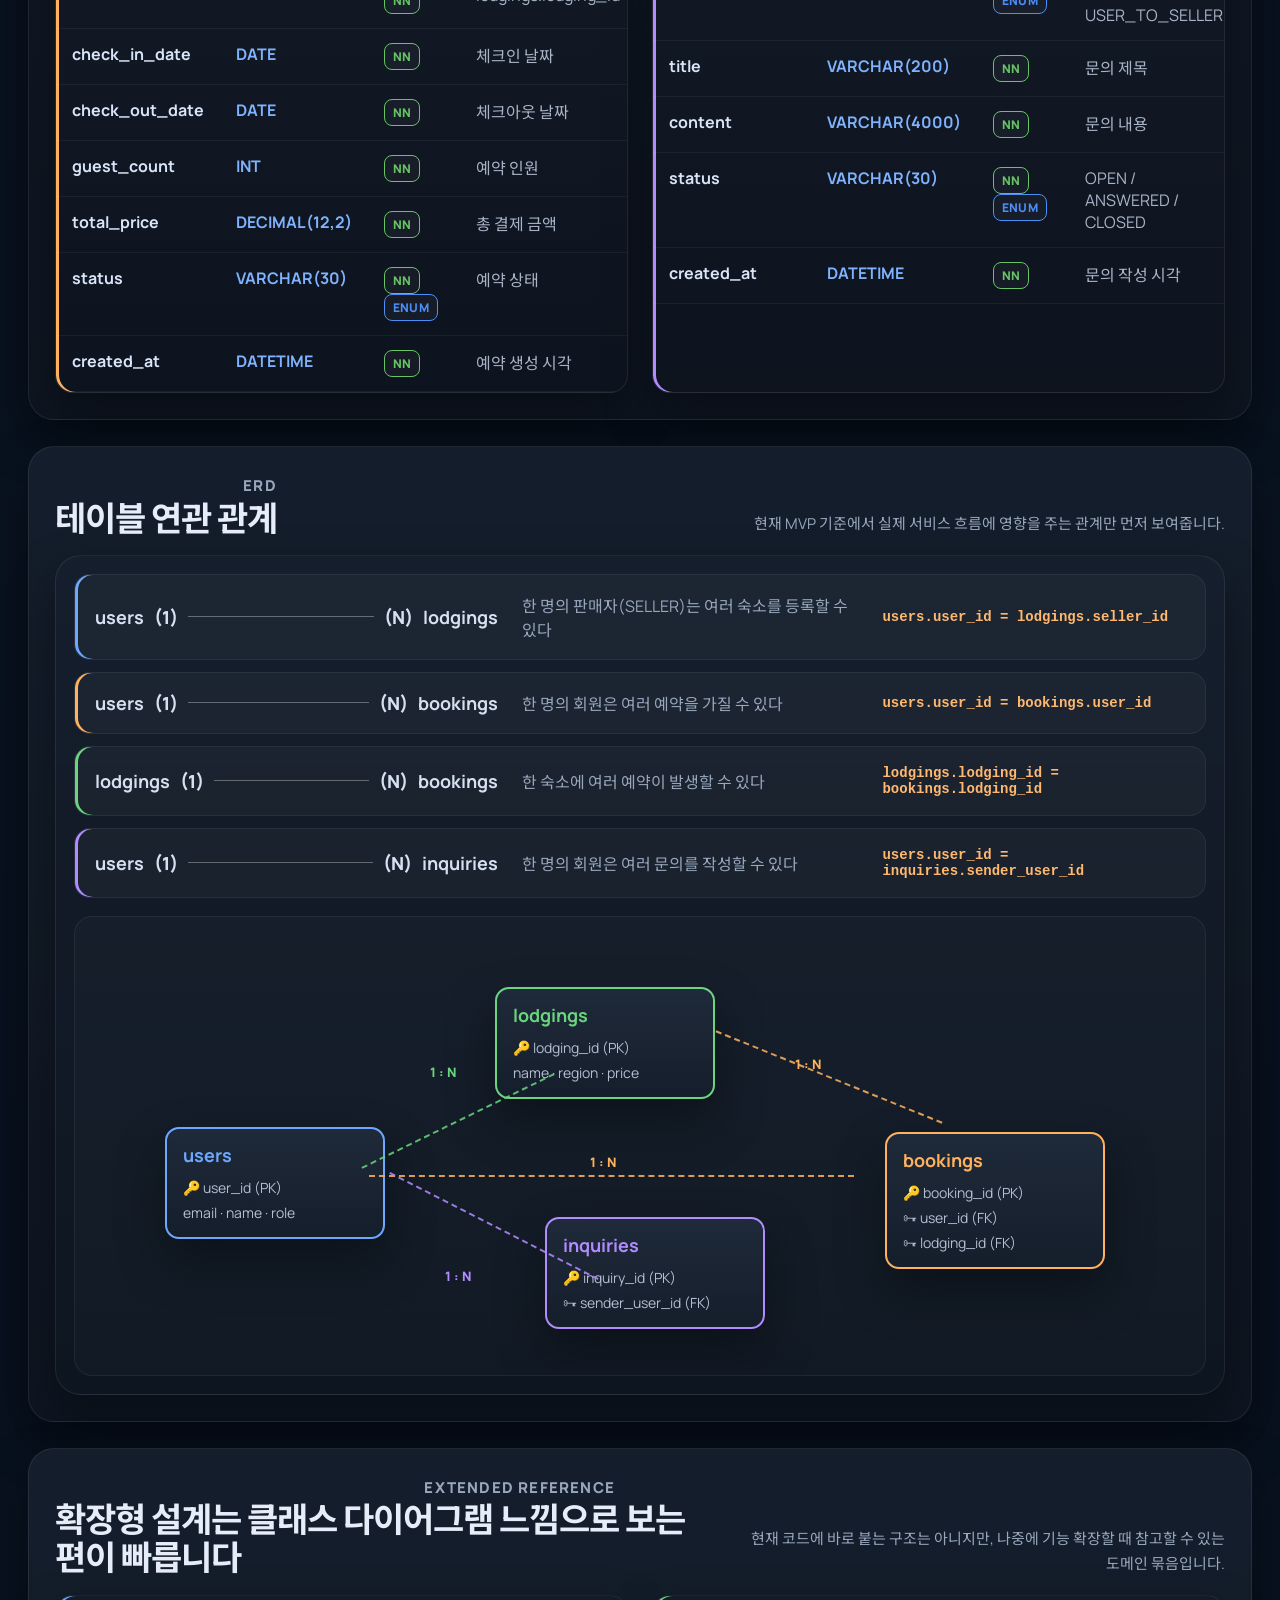
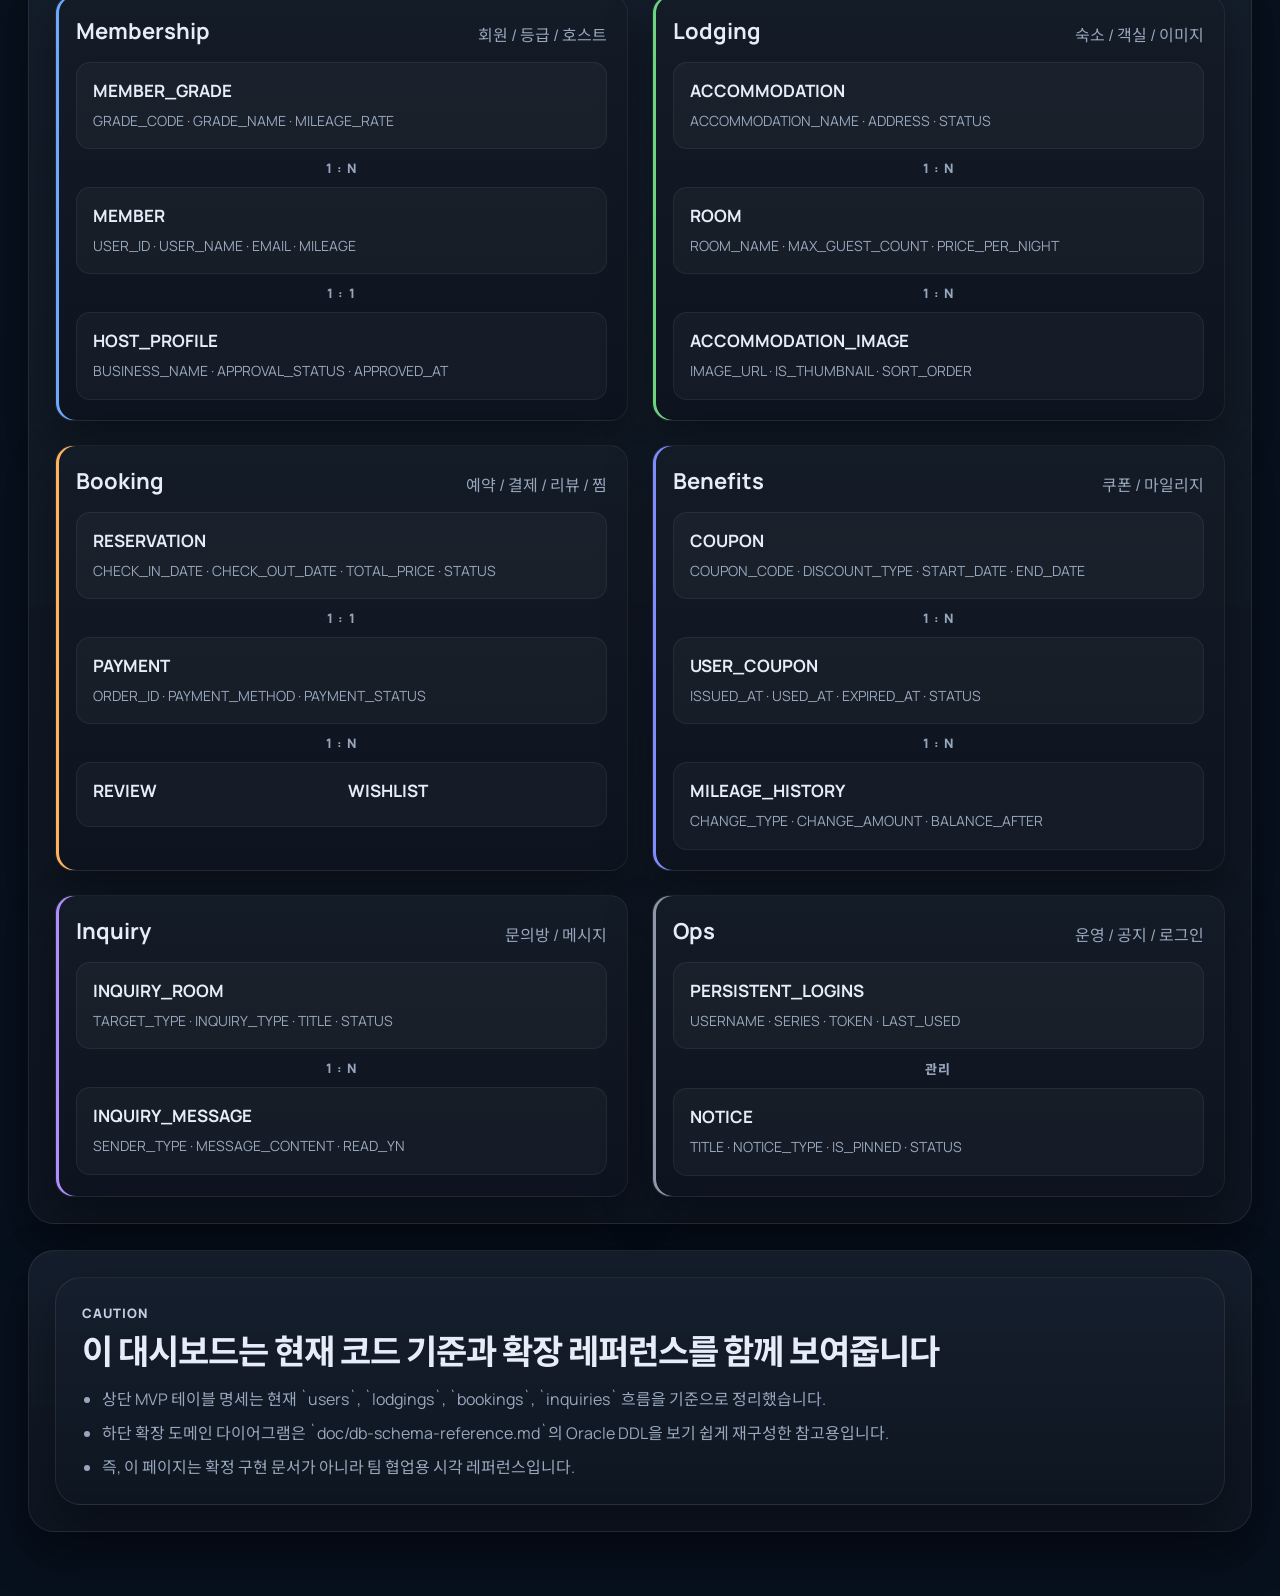
<file: frontend/public/schema/index.html>
<!DOCTYPE html>
<html lang="ko">
  <head>
    <meta charset="UTF-8" />
    <meta name="viewport" content="width=device-width, initial-scale=1.0" />
    <title>TripZone DB 테이블 명세서</title>
    <link rel="preconnect" href="https://fonts.googleapis.com" />
    <link rel="preconnect" href="https://fonts.gstatic.com" crossorigin />
    <link
      href="https://fonts.googleapis.com/css2?family=Manrope:wght@400;500;600;700;800&family=Noto+Sans+KR:wght@400;500;700;800&display=swap"
      rel="stylesheet"
    />
    <link rel="stylesheet" href="./style.css" />
  </head>
  <body>
    <div class="schema-shell">
      <header class="schema-header">
        <div class="schema-title">
          <span class="schema-title-mark"></span>
          <div>
            <h1>TripZone DB 테이블 명세서</h1>
            <p>Spring Boot + JPA 구조와 확장형 레퍼런스 스키마를 함께 보는 참고 대시보드</p>
          </div>
        </div>
        <div class="schema-meta">
          <span>REFERENCE</span>
          <span>2026-03-12</span>
        </div>
      </header>

      <section class="legend-strip">
        <span class="legend-pill pk">PK Primary Key</span>
        <span class="legend-pill fk">FK Foreign Key (논리적)</span>
        <span class="legend-pill nn">NN NOT NULL</span>
        <span class="legend-pill nullable">NULL Nullable</span>
        <span class="legend-pill enum">ENUM Enum 컬럼</span>
      </section>

      <main class="schema-main">
        <section class="schema-section">
          <div class="section-head">
            <div>
              <p class="section-kicker">Current MVP</p>
              <h2>현재 프로젝트 실행 기준 테이블 명세</h2>
            </div>
            <p>
              지금 프론트와 백엔드가 실제로 맞물리는 핵심 구조입니다. 팀원이 클론해서 바로 실행할 때 기준이 되는
              스키마 흐름입니다.
            </p>
          </div>

          <div class="table-panel-grid">
            <article class="table-panel accent-blue">
              <div class="table-panel-head">
                <div class="table-panel-title">
                  <span class="table-icon">👤</span>
                  <h3>users</h3>
                </div>
                <span class="table-label">회원 정보</span>
              </div>
              <table class="schema-table">
                <thead>
                  <tr>
                    <th>컬럼명</th>
                    <th>타입</th>
                    <th>제약</th>
                    <th>설명</th>
                  </tr>
                </thead>
                <tbody>
                  <tr>
                    <td>user_id</td>
                    <td>BIGINT</td>
                    <td><span class="cell-tag pk">PK</span><span class="cell-tag nn">NN</span></td>
                    <td>회원 고유 ID (AUTO)</td>
                  </tr>
                  <tr>
                    <td>email</td>
                    <td>VARCHAR(120)</td>
                    <td><span class="cell-tag nn">NN</span></td>
                    <td>이메일 (UNIQUE)</td>
                  </tr>
                  <tr>
                    <td>password</td>
                    <td>VARCHAR(255)</td>
                    <td><span class="cell-tag nn">NN</span></td>
                    <td>암호화 비밀번호</td>
                  </tr>
                  <tr>
                    <td>name</td>
                    <td>VARCHAR(80)</td>
                    <td><span class="cell-tag nn">NN</span></td>
                    <td>회원 이름</td>
                  </tr>
                  <tr>
                    <td>role</td>
                    <td>VARCHAR(20)</td>
                    <td><span class="cell-tag nn">NN</span><span class="cell-tag enum">ENUM</span></td>
                    <td>회원 역할</td>
                  </tr>
                  <tr>
                    <td>phone</td>
                    <td>VARCHAR(30)</td>
                    <td><span class="cell-tag nullable">NULL</span></td>
                    <td>연락처 (선택)</td>
                  </tr>
                  <tr>
                    <td>created_at</td>
                    <td>DATETIME</td>
                    <td><span class="cell-tag nn">NN</span></td>
                    <td>가입 일시 (자동)</td>
                  </tr>
                </tbody>
              </table>
              <div class="panel-footer">
                <span>ROLE ENUM</span>
                <div class="role-badges">
                  <span>USER</span>
                  <span>SELLER</span>
                  <span>ADMIN</span>
                </div>
              </div>
            </article>

            <article class="table-panel accent-green">
              <div class="table-panel-head">
                <div class="table-panel-title">
                  <span class="table-icon">🏠</span>
                  <h3>lodgings</h3>
                </div>
                <span class="table-label">숙소 정보</span>
              </div>
              <table class="schema-table">
                <thead>
                  <tr>
                    <th>컬럼명</th>
                    <th>타입</th>
                    <th>제약</th>
                    <th>설명</th>
                  </tr>
                </thead>
                <tbody>
                  <tr>
                    <td>lodging_id</td>
                    <td>BIGINT</td>
                    <td><span class="cell-tag pk">PK</span><span class="cell-tag nn">NN</span></td>
                    <td>숙소 고유 ID (AUTO)</td>
                  </tr>
                  <tr>
                    <td>seller_id</td>
                    <td>BIGINT</td>
                    <td><span class="cell-tag fk">FK</span><span class="cell-tag nn">NN</span></td>
                    <td>↔ users.user_id</td>
                  </tr>
                  <tr>
                    <td>name</td>
                    <td>VARCHAR(120)</td>
                    <td><span class="cell-tag nn">NN</span></td>
                    <td>숙소명</td>
                  </tr>
                  <tr>
                    <td>region</td>
                    <td>VARCHAR(80)</td>
                    <td><span class="cell-tag nn">NN</span></td>
                    <td>지역 (제주, 강원 등)</td>
                  </tr>
                  <tr>
                    <td>address</td>
                    <td>VARCHAR(255)</td>
                    <td><span class="cell-tag nn">NN</span></td>
                    <td>상세 주소</td>
                  </tr>
                  <tr>
                    <td>description</td>
                    <td>VARCHAR(2000)</td>
                    <td><span class="cell-tag nn">NN</span></td>
                    <td>숙소 설명</td>
                  </tr>
                  <tr>
                    <td>price_per_night</td>
                    <td>DECIMAL(12,2)</td>
                    <td><span class="cell-tag nn">NN</span></td>
                    <td>1박 가격 (원)</td>
                  </tr>
                  <tr>
                    <td>thumbnail_url</td>
                    <td>VARCHAR(500)</td>
                    <td><span class="cell-tag nullable">NULL</span></td>
                    <td>대표 이미지 URL</td>
                  </tr>
                  <tr>
                    <td>latitude</td>
                    <td>DECIMAL(10,7)</td>
                    <td><span class="cell-tag nullable">NULL</span></td>
                    <td>위도</td>
                  </tr>
                  <tr>
                    <td>longitude</td>
                    <td>DECIMAL(10,7)</td>
                    <td><span class="cell-tag nullable">NULL</span></td>
                    <td>경도</td>
                  </tr>
                  <tr>
                    <td>rating</td>
                    <td>DECIMAL(3,2)</td>
                    <td><span class="cell-tag nullable">NULL</span></td>
                    <td>평균 평점 (0~5)</td>
                  </tr>
                  <tr>
                    <td>created_at</td>
                    <td>DATETIME</td>
                    <td><span class="cell-tag nn">NN</span></td>
                    <td>등록 일시 (자동)</td>
                  </tr>
                </tbody>
              </table>
            </article>

            <article class="table-panel accent-orange">
              <div class="table-panel-head">
                <div class="table-panel-title">
                  <span class="table-icon">🧾</span>
                  <h3>bookings</h3>
                </div>
                <span class="table-label">예약 정보</span>
              </div>
              <table class="schema-table">
                <thead>
                  <tr>
                    <th>컬럼명</th>
                    <th>타입</th>
                    <th>제약</th>
                    <th>설명</th>
                  </tr>
                </thead>
                <tbody>
                  <tr>
                    <td>booking_id</td>
                    <td>BIGINT</td>
                    <td><span class="cell-tag pk">PK</span><span class="cell-tag nn">NN</span></td>
                    <td>예약 고유 ID (AUTO)</td>
                  </tr>
                  <tr>
                    <td>user_id</td>
                    <td>BIGINT</td>
                    <td><span class="cell-tag fk">FK</span><span class="cell-tag nn">NN</span></td>
                    <td>↔ users.user_id</td>
                  </tr>
                  <tr>
                    <td>lodging_id</td>
                    <td>BIGINT</td>
                    <td><span class="cell-tag fk">FK</span><span class="cell-tag nn">NN</span></td>
                    <td>↔ lodgings.lodging_id</td>
                  </tr>
                  <tr>
                    <td>check_in_date</td>
                    <td>DATE</td>
                    <td><span class="cell-tag nn">NN</span></td>
                    <td>체크인 날짜</td>
                  </tr>
                  <tr>
                    <td>check_out_date</td>
                    <td>DATE</td>
                    <td><span class="cell-tag nn">NN</span></td>
                    <td>체크아웃 날짜</td>
                  </tr>
                  <tr>
                    <td>guest_count</td>
                    <td>INT</td>
                    <td><span class="cell-tag nn">NN</span></td>
                    <td>예약 인원</td>
                  </tr>
                  <tr>
                    <td>total_price</td>
                    <td>DECIMAL(12,2)</td>
                    <td><span class="cell-tag nn">NN</span></td>
                    <td>총 결제 금액</td>
                  </tr>
                  <tr>
                    <td>status</td>
                    <td>VARCHAR(30)</td>
                    <td><span class="cell-tag nn">NN</span><span class="cell-tag enum">ENUM</span></td>
                    <td>예약 상태</td>
                  </tr>
                  <tr>
                    <td>created_at</td>
                    <td>DATETIME</td>
                    <td><span class="cell-tag nn">NN</span></td>
                    <td>예약 생성 시각</td>
                  </tr>
                </tbody>
              </table>
            </article>

            <article class="table-panel accent-purple">
              <div class="table-panel-head">
                <div class="table-panel-title">
                  <span class="table-icon">💬</span>
                  <h3>inquiries</h3>
                </div>
                <span class="table-label">문의 정보</span>
              </div>
              <table class="schema-table">
                <thead>
                  <tr>
                    <th>컬럼명</th>
                    <th>타입</th>
                    <th>제약</th>
                    <th>설명</th>
                  </tr>
                </thead>
                <tbody>
                  <tr>
                    <td>inquiry_id</td>
                    <td>BIGINT</td>
                    <td><span class="cell-tag pk">PK</span><span class="cell-tag nn">NN</span></td>
                    <td>문의 고유 ID (AUTO)</td>
                  </tr>
                  <tr>
                    <td>sender_user_id</td>
                    <td>BIGINT</td>
                    <td><span class="cell-tag fk">FK</span><span class="cell-tag nn">NN</span></td>
                    <td>↔ users.user_id</td>
                  </tr>
                  <tr>
                    <td>target_type</td>
                    <td>VARCHAR(30)</td>
                    <td><span class="cell-tag nn">NN</span><span class="cell-tag enum">ENUM</span></td>
                    <td>USER_TO_ADMIN / USER_TO_SELLER</td>
                  </tr>
                  <tr>
                    <td>title</td>
                    <td>VARCHAR(200)</td>
                    <td><span class="cell-tag nn">NN</span></td>
                    <td>문의 제목</td>
                  </tr>
                  <tr>
                    <td>content</td>
                    <td>VARCHAR(4000)</td>
                    <td><span class="cell-tag nn">NN</span></td>
                    <td>문의 내용</td>
                  </tr>
                  <tr>
                    <td>status</td>
                    <td>VARCHAR(30)</td>
                    <td><span class="cell-tag nn">NN</span><span class="cell-tag enum">ENUM</span></td>
                    <td>OPEN / ANSWERED / CLOSED</td>
                  </tr>
                  <tr>
                    <td>created_at</td>
                    <td>DATETIME</td>
                    <td><span class="cell-tag nn">NN</span></td>
                    <td>문의 작성 시각</td>
                  </tr>
                </tbody>
              </table>
            </article>
          </div>
        </section>

        <section class="schema-section">
          <div class="section-head">
            <div>
              <p class="section-kicker">ERD</p>
              <h2>테이블 연관 관계</h2>
            </div>
            <p>현재 MVP 기준에서 실제 서비스 흐름에 영향을 주는 관계만 먼저 보여줍니다.</p>
          </div>

          <div class="erd-panel">
            <div class="erd-relation-list">
              <article class="erd-relation-item blue">
                <div class="erd-pair">
                  <strong>users</strong>
                  <span>(1)</span>
                  <span class="erd-line"></span>
                  <span>(N)</span>
                  <strong>lodgings</strong>
                </div>
                <p>한 명의 판매자(SELLER)는 여러 숙소를 등록할 수 있다</p>
                <code>users.user_id = lodgings.seller_id</code>
              </article>
              <article class="erd-relation-item orange">
                <div class="erd-pair">
                  <strong>users</strong>
                  <span>(1)</span>
                  <span class="erd-line"></span>
                  <span>(N)</span>
                  <strong>bookings</strong>
                </div>
                <p>한 명의 회원은 여러 예약을 가질 수 있다</p>
                <code>users.user_id = bookings.user_id</code>
              </article>
              <article class="erd-relation-item green">
                <div class="erd-pair">
                  <strong>lodgings</strong>
                  <span>(1)</span>
                  <span class="erd-line"></span>
                  <span>(N)</span>
                  <strong>bookings</strong>
                </div>
                <p>한 숙소에 여러 예약이 발생할 수 있다</p>
                <code>lodgings.lodging_id = bookings.lodging_id</code>
              </article>
              <article class="erd-relation-item purple">
                <div class="erd-pair">
                  <strong>users</strong>
                  <span>(1)</span>
                  <span class="erd-line"></span>
                  <span>(N)</span>
                  <strong>inquiries</strong>
                </div>
                <p>한 명의 회원은 여러 문의를 작성할 수 있다</p>
                <code>users.user_id = inquiries.sender_user_id</code>
              </article>
            </div>

            <div class="erd-canvas">
              <div class="erd-node users">
                <h3>users</h3>
                <p><span>🔑</span> user_id (PK)</p>
                <p>email · name · role</p>
              </div>
              <div class="erd-node lodgings">
                <h3>lodgings</h3>
                <p><span>🔑</span> lodging_id (PK)</p>
                <p>name · region · price</p>
              </div>
              <div class="erd-node bookings">
                <h3>bookings</h3>
                <p><span>🔑</span> booking_id (PK)</p>
                <p><span>🗝</span> user_id (FK)</p>
                <p><span>🗝</span> lodging_id (FK)</p>
              </div>
              <div class="erd-node inquiries">
                <h3>inquiries</h3>
                <p><span>🔑</span> inquiry_id (PK)</p>
                <p><span>🗝</span> sender_user_id (FK)</p>
              </div>

              <span class="erd-link users-lodgings"></span>
              <span class="erd-link users-bookings"></span>
              <span class="erd-link lodgings-bookings"></span>
              <span class="erd-link users-inquiries"></span>
              <span class="erd-link-label label-ul">1 : N</span>
              <span class="erd-link-label label-ub">1 : N</span>
              <span class="erd-link-label label-lb">1 : N</span>
              <span class="erd-link-label label-ui">1 : N</span>
            </div>
          </div>
        </section>

        <section class="schema-section">
          <div class="section-head">
            <div>
              <p class="section-kicker">Extended Reference</p>
              <h2>확장형 설계는 클래스 다이어그램 느낌으로 보는 편이 빠릅니다</h2>
            </div>
            <p>현재 코드에 바로 붙는 구조는 아니지만, 나중에 기능 확장할 때 참고할 수 있는 도메인 묶음입니다.</p>
          </div>

          <div class="class-grid">
            <article class="class-card blue">
              <div class="class-head">
                <h3>Membership</h3>
                <span>회원 / 등급 / 호스트</span>
              </div>
              <div class="class-stack">
                <div class="class-node">
                  <strong>MEMBER_GRADE</strong>
                  <p>GRADE_CODE · GRADE_NAME · MILEAGE_RATE</p>
                </div>
                <div class="class-link">1 : N</div>
                <div class="class-node">
                  <strong>MEMBER</strong>
                  <p>USER_ID · USER_NAME · EMAIL · MILEAGE</p>
                </div>
                <div class="class-link">1 : 1</div>
                <div class="class-node">
                  <strong>HOST_PROFILE</strong>
                  <p>BUSINESS_NAME · APPROVAL_STATUS · APPROVED_AT</p>
                </div>
              </div>
            </article>

            <article class="class-card green">
              <div class="class-head">
                <h3>Lodging</h3>
                <span>숙소 / 객실 / 이미지</span>
              </div>
              <div class="class-stack">
                <div class="class-node">
                  <strong>ACCOMMODATION</strong>
                  <p>ACCOMMODATION_NAME · ADDRESS · STATUS</p>
                </div>
                <div class="class-link">1 : N</div>
                <div class="class-node">
                  <strong>ROOM</strong>
                  <p>ROOM_NAME · MAX_GUEST_COUNT · PRICE_PER_NIGHT</p>
                </div>
                <div class="class-link">1 : N</div>
                <div class="class-node">
                  <strong>ACCOMMODATION_IMAGE</strong>
                  <p>IMAGE_URL · IS_THUMBNAIL · SORT_ORDER</p>
                </div>
              </div>
            </article>

            <article class="class-card orange">
              <div class="class-head">
                <h3>Booking</h3>
                <span>예약 / 결제 / 리뷰 / 찜</span>
              </div>
              <div class="class-stack">
                <div class="class-node">
                  <strong>RESERVATION</strong>
                  <p>CHECK_IN_DATE · CHECK_OUT_DATE · TOTAL_PRICE · STATUS</p>
                </div>
                <div class="class-link">1 : 1</div>
                <div class="class-node">
                  <strong>PAYMENT</strong>
                  <p>ORDER_ID · PAYMENT_METHOD · PAYMENT_STATUS</p>
                </div>
                <div class="class-link">1 : N</div>
                <div class="class-node twin">
                  <strong>REVIEW</strong>
                  <strong>WISHLIST</strong>
                </div>
              </div>
            </article>

            <article class="class-card violet">
              <div class="class-head">
                <h3>Benefits</h3>
                <span>쿠폰 / 마일리지</span>
              </div>
              <div class="class-stack">
                <div class="class-node">
                  <strong>COUPON</strong>
                  <p>COUPON_CODE · DISCOUNT_TYPE · START_DATE · END_DATE</p>
                </div>
                <div class="class-link">1 : N</div>
                <div class="class-node">
                  <strong>USER_COUPON</strong>
                  <p>ISSUED_AT · USED_AT · EXPIRED_AT · STATUS</p>
                </div>
                <div class="class-link">1 : N</div>
                <div class="class-node">
                  <strong>MILEAGE_HISTORY</strong>
                  <p>CHANGE_TYPE · CHANGE_AMOUNT · BALANCE_AFTER</p>
                </div>
              </div>
            </article>

            <article class="class-card purple">
              <div class="class-head">
                <h3>Inquiry</h3>
                <span>문의방 / 메시지</span>
              </div>
              <div class="class-stack">
                <div class="class-node">
                  <strong>INQUIRY_ROOM</strong>
                  <p>TARGET_TYPE · INQUIRY_TYPE · TITLE · STATUS</p>
                </div>
                <div class="class-link">1 : N</div>
                <div class="class-node">
                  <strong>INQUIRY_MESSAGE</strong>
                  <p>SENDER_TYPE · MESSAGE_CONTENT · READ_YN</p>
                </div>
              </div>
            </article>

            <article class="class-card gray">
              <div class="class-head">
                <h3>Ops</h3>
                <span>운영 / 공지 / 로그인</span>
              </div>
              <div class="class-stack">
                <div class="class-node">
                  <strong>PERSISTENT_LOGINS</strong>
                  <p>USERNAME · SERIES · TOKEN · LAST_USED</p>
                </div>
                <div class="class-link">관리</div>
                <div class="class-node">
                  <strong>NOTICE</strong>
                  <p>TITLE · NOTICE_TYPE · IS_PINNED · STATUS</p>
                </div>
              </div>
            </article>
          </div>
        </section>

        <section class="schema-section caution-section">
          <div class="caution-card">
            <p class="section-kicker">Caution</p>
            <h2>이 대시보드는 현재 코드 기준과 확장 레퍼런스를 함께 보여줍니다</h2>
            <ul>
              <li>상단 MVP 테이블 명세는 현재 `users`, `lodgings`, `bookings`, `inquiries` 흐름을 기준으로 정리했습니다.</li>
              <li>하단 확장 도메인 다이어그램은 `doc/db-schema-reference.md`의 Oracle DDL을 보기 쉽게 재구성한 참고용입니다.</li>
              <li>즉, 이 페이지는 확정 구현 문서가 아니라 팀 협업용 시각 레퍼런스입니다.</li>
            </ul>
          </div>
        </section>
      </main>
    </div>
  </body>
</html>
</file>
<file: presentation/style.css>
:root {
  --bg: #f6fbff;
  --surface: rgba(255, 255, 255, 0.86);
  --surface-strong: #ffffff;
  --text: #162230;
  --text-soft: #5e6c7b;
  --line: rgba(22, 34, 48, 0.08);
  --blue: #4a8df5;
  --ocean: #2c7ad9;
  --sand: #f5e4cf;
  --sand-strong: #efcfac;
  --mint: #dff4f1;
  --shadow: 0 14px 36px rgba(36, 74, 125, 0.08);
  --radius-xl: 32px;
  --radius-lg: 24px;
  --radius-md: 18px;
  --radius-sm: 14px;
  --max: 1240px;
}

* {
  box-sizing: border-box;
}

html {
  scroll-behavior: smooth;
}

body {
  margin: 0;
  font-family: "Manrope", "Noto Sans KR", sans-serif;
  background:
    radial-gradient(circle at top left, rgba(116, 177, 255, 0.22), transparent 32%),
    radial-gradient(circle at bottom right, rgba(244, 209, 159, 0.28), transparent 30%),
    linear-gradient(180deg, #f8fcff 0%, #eef6ff 100%);
  color: var(--text);
  line-height: 1.5;
}

.page-shell {
  position: relative;
  min-height: 100vh;
  overflow-x: hidden;
}

.ambient {
  position: fixed;
  border-radius: 999px;
  filter: blur(60px);
  opacity: 0.55;
  pointer-events: none;
  z-index: 0;
}

.ambient-one {
  width: 360px;
  height: 360px;
  top: -80px;
  right: -40px;
  background: rgba(84, 148, 255, 0.24);
}

.ambient-two {
  width: 420px;
  height: 420px;
  bottom: 5%;
  left: -120px;
  background: rgba(245, 213, 171, 0.3);
}

.floating-ui {
  position: fixed;
  top: 22px;
  left: 28px;
  right: 28px;
  z-index: 30;
  display: flex;
  align-items: center;
  justify-content: space-between;
  gap: 20px;
  pointer-events: none;
}

.brand-chip,
.slide-meta,
.progress-track {
  backdrop-filter: blur(12px);
  background: rgba(255, 255, 255, 0.72);
  border: 1px solid rgba(255, 255, 255, 0.65);
  box-shadow: var(--shadow);
}

.brand-chip {
  display: inline-flex;
  align-items: center;
  gap: 10px;
  padding: 12px 16px;
  border-radius: 999px;
  font-size: 13px;
  font-weight: 800;
  pointer-events: auto;
}

.slide-meta {
  display: inline-flex;
  align-items: center;
  gap: 12px;
  padding: 10px 14px;
  border-radius: 999px;
  min-width: 180px;
  pointer-events: auto;
}

.slide-meta-index {
  display: inline-flex;
  align-items: center;
  justify-content: center;
  width: 34px;
  height: 34px;
  border-radius: 999px;
  background: linear-gradient(135deg, rgba(74, 141, 245, 0.18), rgba(124, 210, 245, 0.3));
  color: var(--ocean);
  font-size: 13px;
  font-weight: 800;
}

.slide-meta-title {
  font-size: 13px;
  font-weight: 800;
  color: var(--text-soft);
}

.brand-dot {
  width: 10px;
  height: 10px;
  border-radius: 999px;
  background: linear-gradient(135deg, var(--blue), #88c7ff);
}

.progress-track {
  width: 220px;
  height: 14px;
  border-radius: 999px;
  overflow: hidden;
}

.progress-bar {
  height: 100%;
  width: 0;
  background: linear-gradient(90deg, var(--blue), #7cd2f5);
  border-radius: 999px;
  transition: width 0.35s ease;
}

.slide-rail {
  position: fixed;
  right: 24px;
  top: 50%;
  transform: translateY(-50%);
  z-index: 25;
  display: grid;
  gap: 10px;
}

.rail-dot {
  width: 10px;
  height: 10px;
  border-radius: 999px;
  border: none;
  background: rgba(22, 34, 48, 0.16);
  cursor: pointer;
  transition: transform 0.25s ease, background-color 0.25s ease;
}

.rail-dot.active,
.rail-dot:hover {
  background: var(--blue);
  transform: scale(1.35);
}

.presentation {
  position: relative;
  z-index: 1;
}

.slide {
  min-height: 100vh;
  display: flex;
  align-items: center;
  justify-content: center;
  padding: 112px 88px 110px;
  scroll-snap-align: start;
}

.section-frame {
  width: min(100%, var(--max));
}

.hero-slide {
  padding-top: 120px;
  overflow: hidden;
}

.hero-layout {
  display: grid;
  grid-template-columns: minmax(0, 1.02fr) minmax(500px, 0.98fr);
  gap: 46px;
  align-items: center;
}

.hero-backdrop {
  width: 100%;
  min-height: 520px;
  height: 60vh;
  max-height: 620px;
  border-radius: 36px;
  background:
    linear-gradient(180deg, rgba(255, 255, 255, 0.08), rgba(255, 255, 255, 0.36)),
    url("https://images.unsplash.com/photo-1507525428034-b723cf961d3e?auto=format&fit=crop&w=1600&q=80")
      center/cover;
  box-shadow: 0 30px 70px rgba(26, 56, 92, 0.18);
}

.hero-visual-col {
  display: grid;
  gap: 18px;
  align-items: start;
}

.hero-copy {
  max-width: 700px;
}

.eyebrow {
  margin: 0 0 14px;
  font-size: 14px;
  font-weight: 800;
  letter-spacing: 0.08em;
  text-transform: uppercase;
  color: var(--ocean);
}

.hero-title,
.section-title {
  margin: 0;
  line-height: 1.04;
  letter-spacing: -0.04em;
}

.hero-title {
  font-size: clamp(46px, 7.2vw, 82px);
  max-width: 780px;
}

.section-title {
  font-size: clamp(34px, 4vw, 56px);
  max-width: 900px;
}

.hero-subtitle,
.section-subtitle {
  margin: 20px 0 0;
  font-size: clamp(17px, 1.45vw, 22px);
  line-height: 1.58;
  color: var(--text-soft);
  max-width: 760px;
}

.hero-subtitle strong,
.section-subtitle strong {
  color: var(--text);
}

.hero-role-row {
  display: flex;
  flex-wrap: wrap;
  gap: 12px;
  margin-top: 30px;
}

.hero-signal-row {
  display: flex;
  flex-wrap: wrap;
  gap: 14px;
  margin-top: 26px;
}

.signal-chip {
  display: inline-flex;
  flex-direction: column;
  gap: 2px;
  padding: 12px 14px;
  min-width: 132px;
  border-radius: 18px;
  background: rgba(255, 255, 255, 0.7);
  border: 1px solid rgba(255, 255, 255, 0.68);
  box-shadow: 0 14px 34px rgba(44, 85, 132, 0.1);
}

.signal-chip strong {
  font-size: 15px;
}

.signal-chip span {
  font-size: 12px;
  color: var(--text-soft);
}

.role-pill {
  display: inline-flex;
  align-items: center;
  justify-content: center;
  padding: 11px 18px;
  border-radius: 999px;
  font-size: 14px;
  font-weight: 800;
  box-shadow: var(--shadow);
}

.role-pill.user {
  background: rgba(231, 244, 255, 0.95);
  color: #236ac8;
}

.role-pill.seller {
  background: rgba(248, 234, 213, 0.95);
  color: #96693b;
}

.role-pill.admin {
  background: rgba(225, 240, 255, 0.95);
  color: #23456f;
}

.hero-grid-card,
.feature-card,
.bullet-card,
.role-column,
.mini-stat,
.team-card,
.compare-card,
.impact-card,
.panel-card,
.arch-block,
.challenge-step,
.process-lane,
.ui-shot {
  background: rgba(255, 255, 255, 0.8);
  border: 1px solid rgba(255, 255, 255, 0.72);
  box-shadow: var(--shadow);
  border-radius: var(--radius-lg);
}

.hero-grid-card {
  padding: 20px;
}

.journey-tags {
  display: flex;
  flex-wrap: wrap;
  gap: 10px;
}

.journey-tags span {
  display: inline-flex;
  align-items: center;
  justify-content: center;
  padding: 10px 14px;
  border-radius: 999px;
  background: rgba(74, 141, 245, 0.08);
  color: var(--ocean);
  font-size: 13px;
  font-weight: 800;
}

.hero-inline-title {
  font-size: 20px;
  line-height: 1.3;
  letter-spacing: -0.02em;
}

.hero-bottom-panel {
  display: grid;
  grid-template-columns: 1.15fr 0.7fr 1.15fr;
  gap: 16px;
  width: 100%;
}

.hero-meta-card {
  background: rgba(255, 255, 255, 0.8);
  border: 1px solid rgba(255, 255, 255, 0.72);
  box-shadow: 0 18px 34px rgba(36, 74, 125, 0.08);
}

.hero-meta-card {
  padding: 16px 18px;
  border-radius: 22px;
  min-height: 190px;
  display: flex;
  flex-direction: column;
  justify-content: flex-start;
}

.hero-meta-wide p {
  margin: 0 0 8px;
  font-size: 15px;
  line-height: 1.5;
  color: var(--text);
}

.hero-meta-wide p:last-child {
  margin-bottom: 0;
}

.hero-meta-card strong {
  display: block;
  margin-bottom: 6px;
  font-size: 16px;
  line-height: 1.32;
}

.hero-meta-caption {
  margin: 0;
  color: var(--text-soft);
  font-size: 14px;
  line-height: 1.55;
}

.mini-label {
  display: inline-block;
  margin-bottom: 12px;
  font-size: 11px;
  font-weight: 800;
  letter-spacing: 0.08em;
  text-transform: uppercase;
  color: var(--text-soft);
}

.hero-grid-card p,
.hero-grid-card strong {
  margin: 0;
  font-size: 18px;
  line-height: 1.5;
}

.hero-grid-card strong {
  font-weight: 800;
}

.split-layout {
  display: grid;
  grid-template-columns: 1.05fr 0.95fr;
  gap: 54px;
  align-items: center;
}

.copy-col,
.visual-col {
  min-width: 0;
}

.bullet-stack,
.stacked-panels {
  display: grid;
  gap: 14px;
  margin-top: 28px;
}

.bullet-card,
.panel-card {
  padding: 22px;
}

.bullet-card strong,
.panel-card strong {
  display: block;
  margin-bottom: 8px;
  font-size: 18px;
}

.bullet-card span,
.panel-card span {
  color: var(--text-soft);
  line-height: 1.6;
}

.problem-map {
  position: relative;
  min-height: 420px;
  border-radius: var(--radius-xl);
  background: linear-gradient(180deg, rgba(255, 255, 255, 0.78), rgba(235, 244, 255, 0.78));
  border: 1px solid rgba(255, 255, 255, 0.7);
  box-shadow: var(--shadow);
}

.problem-node {
  position: absolute;
  display: inline-flex;
  align-items: center;
  justify-content: center;
  min-width: 150px;
  padding: 18px 20px;
  border-radius: 18px;
  background: #fff;
  box-shadow: 0 18px 40px rgba(47, 83, 129, 0.12);
  font-weight: 800;
}

.problem-node:nth-child(1) {
  top: 64px;
  left: 60px;
}

.problem-node:nth-child(2) {
  top: 162px;
  right: 54px;
}

.problem-node:nth-child(3) {
  bottom: 68px;
  left: 94px;
}

.problem-node:nth-child(4) {
  bottom: 96px;
  right: 94px;
}

.problem-node.danger {
  border: 1px solid rgba(232, 72, 74, 0.16);
  background: rgba(255, 243, 243, 0.94);
}

.problem-wire {
  position: absolute;
  border-top: 2px dashed rgba(75, 117, 171, 0.42);
}

.wire-one {
  width: 180px;
  top: 140px;
  left: 190px;
  transform: rotate(18deg);
}

.wire-two {
  width: 220px;
  top: 228px;
  left: 124px;
  transform: rotate(-12deg);
}

.wire-three {
  width: 160px;
  top: 280px;
  left: 300px;
  transform: rotate(16deg);
}

.center-stage {
  text-align: center;
}

.orbit-diagram {
  position: relative;
  width: min(760px, 84vw);
  height: min(520px, 60vh);
  margin: 44px auto 0;
}

.orbit-core {
  position: absolute;
  inset: 50% auto auto 50%;
  transform: translate(-50%, -50%);
  width: 190px;
  height: 190px;
  border-radius: 999px;
  background: linear-gradient(180deg, #ffffff 0%, #dfeeff 100%);
  display: flex;
  align-items: center;
  justify-content: center;
  font-size: 26px;
  font-weight: 800;
  box-shadow: 0 24px 60px rgba(50, 92, 140, 0.16);
}

.orbit-card {
  position: absolute;
  width: 220px;
  padding: 20px;
  border-radius: 24px;
  background: rgba(255, 255, 255, 0.88);
  box-shadow: var(--shadow);
}

.orbit-card strong {
  display: block;
  margin-bottom: 8px;
  font-size: 20px;
}

.orbit-card span {
  color: var(--text-soft);
}

.orbit-user {
  top: 20px;
  left: 60px;
}

.orbit-seller {
  top: 118px;
  right: 14px;
}

.orbit-admin {
  bottom: 22px;
  left: 50%;
  transform: translateX(-50%);
}

.feature-grid,
.team-grid,
.impact-grid {
  display: grid;
  gap: 18px;
  margin-top: 34px;
}

.feature-grid {
  grid-template-columns: repeat(3, minmax(0, 1fr));
}

.feature-card {
  padding: 24px;
}

.feature-card h3 {
  margin: 10px 0 8px;
  font-size: 24px;
}

.feature-card p {
  margin: 0;
  color: var(--text-soft);
  line-height: 1.65;
}

.feature-icon {
  width: 44px;
  height: 44px;
  border-radius: 14px;
  display: inline-flex;
  align-items: center;
  justify-content: center;
  background: linear-gradient(135deg, rgba(74, 141, 245, 0.16), rgba(124, 210, 245, 0.28));
  color: var(--ocean);
  font-weight: 800;
}

.role-columns {
  display: grid;
  grid-template-columns: repeat(3, minmax(0, 1fr));
  gap: 18px;
  margin-top: 30px;
}

.role-column {
  padding: 22px;
}

.role-column h3 {
  margin: 10px 0 14px;
  font-size: 22px;
}

.role-column ul {
  margin: 0;
  padding-left: 18px;
  display: grid;
  gap: 10px;
  color: var(--text-soft);
}

.role-topline {
  font-size: 12px;
  font-weight: 800;
  letter-spacing: 0.08em;
  text-transform: uppercase;
}

.role-column.user .role-topline {
  color: #236ac8;
}

.role-column.seller .role-topline {
  color: #9c6d40;
}

.role-column.admin .role-topline {
  color: #284f80;
}

.process-layout .section-title {
  max-width: 780px;
}

.process-bands {
  display: grid;
  gap: 18px;
  margin-top: 34px;
}

.process-lane {
  padding: 22px 24px;
}

.lane-title {
  font-size: 14px;
  font-weight: 800;
  color: var(--text-soft);
  margin-bottom: 16px;
  text-transform: uppercase;
  letter-spacing: 0.08em;
}

.lane-steps {
  display: grid;
  grid-template-columns: repeat(4, minmax(0, 1fr));
  gap: 12px;
}

.lane-steps span {
  display: flex;
  align-items: center;
  justify-content: center;
  min-height: 64px;
  border-radius: 18px;
  background: rgba(74, 141, 245, 0.08);
  font-weight: 800;
}

.mini-stat-row {
  display: flex;
  flex-wrap: wrap;
  gap: 12px;
  margin-top: 28px;
}

.mini-stat {
  padding: 18px 20px;
  min-width: 150px;
}

.mini-stat strong {
  display: block;
  font-size: 22px;
  margin-bottom: 4px;
}

.mini-stat span {
  color: var(--text-soft);
}

.difference-banner {
  display: inline-flex;
  align-items: center;
  gap: 14px;
  margin-top: 24px;
  padding: 12px 16px;
  border-radius: 20px;
  background: rgba(255, 255, 255, 0.82);
  box-shadow: var(--shadow);
}

.difference-banner strong {
  color: var(--ocean);
  font-size: 14px;
}

.difference-banner span {
  color: var(--text-soft);
  font-size: 15px;
}

.ui-collage {
  display: grid;
  grid-template-columns: 1.15fr 0.85fr;
  gap: 16px;
}

.shot-large {
  grid-row: span 2;
}

.ui-shot {
  padding: 14px;
}

.shot-label {
  font-size: 12px;
  font-weight: 800;
  color: var(--text-soft);
  margin-bottom: 12px;
  text-transform: uppercase;
  letter-spacing: 0.08em;
}

.shot-screen {
  border-radius: 18px;
  background: linear-gradient(180deg, #fefefe, #ebf4ff);
  border: 1px solid rgba(22, 34, 48, 0.06);
}

.detail-screen {
  min-height: 440px;
  background:
    linear-gradient(180deg, rgba(255,255,255,0.16), rgba(255,255,255,0.46)),
    linear-gradient(180deg, #dceeff 0%, #ffffff 100%);
  position: relative;
}

.detail-screen::before,
.detail-screen::after,
.list-screen::before,
.admin-screen::before {
  content: "";
  position: absolute;
  border-radius: 16px;
  background: rgba(255,255,255,0.84);
  box-shadow: 0 12px 24px rgba(36, 74, 125, 0.08);
}

.detail-screen::before {
  inset: 24px 24px auto 24px;
  height: 120px;
}

.detail-screen::after {
  inset: auto 24px 24px 24px;
  height: 190px;
}

.list-screen,
.admin-screen {
  min-height: 210px;
  position: relative;
}

.list-screen::before {
  inset: 22px;
}

.admin-screen::before {
  inset: 18px 22px 22px;
}

.architecture-board {
  display: grid;
  grid-template-columns: 1fr auto 1fr auto 1fr auto 1fr;
  gap: 14px;
  margin-top: 36px;
  align-items: stretch;
}

.arch-block {
  padding: 24px;
}

.arch-label {
  display: block;
  margin-bottom: 12px;
  font-size: 11px;
  font-weight: 800;
  letter-spacing: 0.08em;
  text-transform: uppercase;
  color: var(--text-soft);
}

.arch-block strong {
  display: block;
  margin-bottom: 8px;
  font-size: 20px;
}

.arch-block p {
  margin: 0;
  color: var(--text-soft);
  line-height: 1.6;
}

.arch-arrow {
  display: flex;
  align-items: center;
  justify-content: center;
  font-size: 28px;
  color: rgba(22, 34, 48, 0.35);
}

.compare-grid {
  display: grid;
  grid-template-columns: repeat(2, minmax(0, 1fr));
  gap: 18px;
  margin-top: 34px;
}

.compare-card {
  padding: 24px;
}

.compare-card h3 {
  margin: 0 0 14px;
  font-size: 24px;
}

.compare-card ul {
  margin: 0;
  padding-left: 18px;
  display: grid;
  gap: 12px;
  color: var(--text-soft);
}

.compare-card.highlight {
  background: linear-gradient(180deg, rgba(255, 255, 255, 0.92), rgba(224, 240, 255, 0.9));
}

.compare-card.dull {
  background: rgba(255, 255, 255, 0.72);
}

.challenge-board {
  display: grid;
  gap: 16px;
}

.challenge-step {
  padding: 20px;
}

.challenge-step span {
  display: block;
  margin-bottom: 10px;
  font-size: 12px;
  font-weight: 800;
  text-transform: uppercase;
  letter-spacing: 0.08em;
  color: var(--text-soft);
}

.challenge-step strong {
  font-size: 20px;
  line-height: 1.45;
}

.impact-grid {
  grid-template-columns: repeat(3, minmax(0, 1fr));
  margin-top: 34px;
}

.impact-hero {
  display: grid;
  grid-template-columns: 1.2fr 0.8fr;
  gap: 18px;
  margin-top: 24px;
  width: min(100%, 1100px);
}

.impact-callout,
.impact-metrics {
  background: rgba(255, 255, 255, 0.8);
  border: 1px solid rgba(255, 255, 255, 0.74);
  border-radius: var(--radius-lg);
  box-shadow: var(--shadow);
}

.impact-callout {
  padding: 24px;
  text-align: left;
}

.impact-kicker {
  display: inline-block;
  margin-bottom: 14px;
  color: var(--ocean);
  font-size: 12px;
  font-weight: 800;
  text-transform: uppercase;
  letter-spacing: 0.08em;
}

.impact-callout strong {
  font-size: clamp(24px, 2.25vw, 36px);
  line-height: 1.2;
  letter-spacing: -0.03em;
}

.impact-metrics {
  display: grid;
  grid-template-columns: repeat(3, minmax(0, 1fr));
  padding: 14px;
  gap: 12px;
}

.impact-metric {
  display: grid;
  gap: 6px;
  align-content: start;
  padding: 12px;
  border-radius: 18px;
  background: rgba(74, 141, 245, 0.06);
}

.metric-number {
  font-size: 24px;
  font-weight: 800;
  color: var(--text);
}

.metric-label {
  color: var(--text-soft);
  font-size: 13px;
  line-height: 1.5;
}

.impact-card {
  padding: 24px;
  text-align: left;
}

.impact-card strong {
  display: block;
  margin-bottom: 10px;
  font-size: 22px;
}

.impact-card span {
  color: var(--text-soft);
  line-height: 1.65;
}

.roadmap {
  display: grid;
  grid-template-columns: repeat(4, minmax(0, 1fr));
  gap: 16px;
  margin-top: 34px;
}

.future-layout {
  display: grid;
  grid-template-columns: 1.35fr 0.65fr;
  gap: 20px;
  align-items: start;
}

.roadmap-step {
  padding: 20px;
  border-radius: var(--radius-lg);
  background: rgba(255, 255, 255, 0.7);
  border: 1px solid rgba(22, 34, 48, 0.06);
  box-shadow: var(--shadow);
}

.future-panel {
  padding: 20px;
  border-radius: var(--radius-lg);
  background: rgba(255, 255, 255, 0.82);
  border: 1px solid rgba(255, 255, 255, 0.74);
  box-shadow: var(--shadow);
}

.future-panel strong {
  display: block;
  margin-bottom: 12px;
  font-size: 21px;
  line-height: 1.32;
}

.future-panel ul {
  margin: 0;
  padding-left: 18px;
  display: grid;
  gap: 10px;
  color: var(--text-soft);
  line-height: 1.6;
}

.roadmap-step.active {
  background: linear-gradient(180deg, rgba(255,255,255,0.9), rgba(223, 240, 255, 0.9));
}

.roadmap-step span {
  display: block;
  margin-bottom: 10px;
  font-size: 12px;
  font-weight: 800;
  text-transform: uppercase;
  letter-spacing: 0.08em;
  color: var(--text-soft);
}

.roadmap-step strong {
  font-size: 20px;
  line-height: 1.4;
}

.team-grid {
  grid-template-columns: repeat(3, minmax(0, 1fr));
  align-items: stretch;
}

.team-card {
  padding: 24px;
  text-align: left;
  min-height: 220px;
  display: flex;
  flex-direction: column;
  justify-content: flex-start;
}

.avatar-block {
  width: 72px;
  height: 72px;
  border-radius: 24px;
  background: linear-gradient(135deg, rgba(74, 141, 245, 0.2), rgba(245, 213, 171, 0.34));
  margin-bottom: 22px;
}

.team-card h3 {
  margin: 0 0 8px;
  font-size: 20px;
}

.team-card p {
  margin: 0;
  font-size: 15px;
  color: var(--text-soft);
}

.closing-slide .section-title {
  max-width: 980px;
}

.closing-summary {
  display: inline-flex;
  flex-wrap: wrap;
  justify-content: center;
  gap: 12px;
  margin-top: 30px;
}

.closing-summary span {
  padding: 10px 14px;
  border-radius: 999px;
  background: rgba(255, 255, 255, 0.8);
  box-shadow: var(--shadow);
  font-size: 14px;
  font-weight: 800;
}

.reveal {
  opacity: 0;
  transform: translateY(32px);
  transition: opacity 0.7s ease, transform 0.7s ease;
}

.slide.active .reveal,
.reveal.visible {
  opacity: 1;
  transform: translateY(0);
}

@media (max-width: 1200px) {
  .slide {
    padding: 104px 48px 96px;
  }

  .slide-rail {
    display: none;
  }

  .split-layout,
  .ui-collage,
  .feature-grid,
  .role-columns,
  .impact-hero,
  .impact-metrics,
  .future-layout,
  .impact-grid,
  .team-grid,
  .compare-grid,
  .roadmap,
  .architecture-board {
    grid-template-columns: 1fr;
  }

  .architecture-board {
    gap: 12px;
  }

  .arch-arrow {
    display: none;
  }

  .hero-bottom-panel {
    grid-template-columns: 1fr;
    max-width: 540px;
  }

  .hero-layout {
    grid-template-columns: 1fr;
    gap: 28px;
  }

  .hero-visual-col {
    max-width: 680px;
  }

  .floating-ui {
    gap: 12px;
  }

  .slide-meta {
    min-width: 0;
  }

  .orbit-diagram {
    width: 100%;
    height: auto;
    display: grid;
    gap: 16px;
  }

  .orbit-core,
  .orbit-card,
  .problem-node,
  .problem-wire {
    position: static;
    transform: none;
  }

  .orbit-core {
    margin: 0 auto;
  }

  .problem-map {
    min-height: auto;
    padding: 18px;
    display: grid;
    gap: 12px;
  }

  .problem-wire {
    display: none;
  }

  .hero-backdrop {
    width: 100%;
    height: 320px;
    min-height: 0;
  }
}

@media (max-width: 760px) {
  .floating-ui {
    top: 16px;
    left: 16px;
    right: 16px;
    display: grid;
    grid-template-columns: 1fr;
  }

  .progress-track {
    width: 100%;
  }

  .slide {
    padding: 128px 20px 104px;
  }

  .hero-signal-row {
    gap: 10px;
  }

  .signal-chip {
    min-width: calc(50% - 6px);
  }

  .difference-banner {
    display: grid;
    gap: 6px;
  }
}

@media (max-width: 768px) {
  .floating-ui {
    top: 14px;
    left: 14px;
    right: 14px;
    gap: 12px;
  }

  .progress-track {
    width: 120px;
  }

  .slide {
    min-height: auto;
    padding: 112px 18px 72px;
  }

  .brand-chip {
    padding: 10px 13px;
    font-size: 12px;
  }

  .hero-title {
    font-size: clamp(42px, 14vw, 72px);
  }

  .section-title {
    font-size: clamp(30px, 10vw, 46px);
  }

  .hero-subtitle,
  .section-subtitle {
    font-size: 17px;
  }

  .lane-steps {
    grid-template-columns: repeat(2, minmax(0, 1fr));
  }
}
</file>
<file: frontend/public/schema/style.css>
:root {
  --bg: #07101d;
  --panel: #111925;
  --panel-strong: #161f2d;
  --panel-soft: #1a2433;
  --text: #e6edf8;
  --text-soft: #98a7bc;
  --line: rgba(255, 255, 255, 0.08);
  --blue: #6da8ff;
  --green: #6bd47f;
  --orange: #ffb15c;
  --purple: #b18cff;
  --violet: #7e8cff;
  --gray: #8d97a8;
  --pk: #ff8b66;
  --fk: #f3a954;
  --nn: #67c465;
  --null: #586274;
  --enum: #4b8ef7;
  --shadow: 0 22px 48px rgba(0, 0, 0, 0.35);
  --radius-xl: 26px;
  --radius-lg: 20px;
  --radius-md: 16px;
  --max: 1320px;
}

* {
  box-sizing: border-box;
}

html {
  scroll-behavior: smooth;
}

body {
  margin: 0;
  font-family: "Manrope", "Noto Sans KR", sans-serif;
  color: var(--text);
  background:
    radial-gradient(circle at top center, rgba(84, 132, 255, 0.14), transparent 28%),
    linear-gradient(180deg, #050c15 0%, #091320 22%, #07101d 100%);
}

.schema-shell {
  min-height: 100vh;
  padding: 28px 28px 64px;
}

.schema-header,
.legend-strip,
.schema-main {
  max-width: var(--max);
  margin: 0 auto;
}

.schema-header {
  display: flex;
  align-items: center;
  justify-content: space-between;
  gap: 20px;
  padding: 4px 0 18px;
}

.schema-title {
  display: flex;
  align-items: center;
  gap: 18px;
}

.schema-title-mark {
  width: 30px;
  height: 30px;
  border-radius: 6px;
  background: linear-gradient(180deg, #9aa9ff, #738cff);
  box-shadow: 0 0 0 1px rgba(255, 255, 255, 0.08);
}

.schema-title h1 {
  margin: 0;
  font-size: clamp(28px, 3vw, 44px);
  line-height: 1.06;
  letter-spacing: -0.04em;
}

.schema-title p,
.section-head p,
.erd-relation-item p,
.table-label,
.panel-footer span,
.class-head span,
.class-node p,
.caution-card li {
  color: var(--text-soft);
}

.schema-title p {
  margin: 10px 0 0;
  font-size: 16px;
}

.schema-meta {
  display: flex;
  gap: 10px;
  flex-wrap: wrap;
}

.schema-meta span {
  padding: 10px 14px;
  border-radius: 999px;
  border: 1px solid var(--line);
  background: rgba(255, 255, 255, 0.03);
  color: var(--text-soft);
  font-size: 13px;
  font-weight: 700;
}

.legend-strip {
  display: flex;
  flex-wrap: wrap;
  gap: 10px 14px;
  padding: 20px 0 28px;
}

.legend-pill,
.cell-tag {
  display: inline-flex;
  align-items: center;
  justify-content: center;
  border-radius: 8px;
  font-size: 12px;
  font-weight: 800;
  letter-spacing: 0.02em;
}

.legend-pill {
  padding: 8px 12px;
  border: 1px solid var(--line);
  background: rgba(255, 255, 255, 0.03);
  color: var(--text-soft);
}

.pk {
  border-color: rgba(255, 139, 102, 0.55);
  color: var(--pk);
}

.fk {
  border-color: rgba(243, 169, 84, 0.5);
  color: var(--fk);
}

.nn {
  border-color: rgba(103, 196, 101, 0.5);
  color: var(--nn);
}

.nullable {
  border-color: rgba(88, 98, 116, 0.7);
  color: #aab4c1;
}

.enum {
  border-color: rgba(75, 142, 247, 0.55);
  color: var(--enum);
}

.schema-main {
  display: grid;
  gap: 26px;
}

.schema-section,
.erd-panel,
.caution-card {
  background: linear-gradient(180deg, rgba(22, 31, 45, 0.92), rgba(14, 22, 33, 0.96));
  border: 1px solid rgba(255, 255, 255, 0.08);
  border-radius: var(--radius-xl);
  box-shadow: var(--shadow);
}

.schema-section {
  padding: 26px;
}

.section-head {
  display: flex;
  align-items: end;
  justify-content: space-between;
  gap: 24px;
  margin-bottom: 18px;
}

.section-kicker {
  margin: 0 0 10px;
  font-size: 13px;
  font-weight: 800;
  letter-spacing: 0.08em;
  text-transform: uppercase;
  color: #c4d0e4;
}

.section-head h2,
.caution-card h2 {
  margin: 0;
  font-size: clamp(24px, 2.7vw, 34px);
  line-height: 1.12;
  letter-spacing: -0.03em;
}

.section-head p {
  max-width: 560px;
  margin: 0;
  font-size: 15px;
  line-height: 1.7;
  text-align: right;
}

.table-panel-grid,
.class-grid {
  display: grid;
  gap: 24px;
}

.table-panel-grid {
  grid-template-columns: repeat(2, minmax(0, 1fr));
}

.table-panel {
  background: linear-gradient(180deg, rgba(20, 29, 41, 0.98), rgba(14, 20, 31, 0.98));
  border: 1px solid rgba(255, 255, 255, 0.08);
  border-radius: 18px;
  overflow: hidden;
  box-shadow: var(--shadow);
}

.table-panel-head {
  display: flex;
  align-items: center;
  justify-content: space-between;
  gap: 16px;
  padding: 16px 18px 14px;
  border-bottom: 1px solid var(--line);
  background: rgba(255, 255, 255, 0.02);
}

.accent-blue {
  box-shadow: inset 3px 0 0 var(--blue), var(--shadow);
}

.accent-green {
  box-shadow: inset 3px 0 0 var(--green), var(--shadow);
}

.accent-orange {
  box-shadow: inset 3px 0 0 var(--orange), var(--shadow);
}

.accent-purple {
  box-shadow: inset 3px 0 0 var(--purple), var(--shadow);
}

.table-panel-title {
  display: flex;
  align-items: center;
  gap: 12px;
}

.table-icon {
  display: inline-flex;
  align-items: center;
  justify-content: center;
  width: 36px;
  height: 36px;
  border-radius: 12px;
  background: rgba(255, 255, 255, 0.08);
  font-size: 18px;
}

.table-panel-title h3 {
  margin: 0;
  font-size: 18px;
  letter-spacing: -0.02em;
}

.table-label {
  font-size: 13px;
  font-weight: 700;
}

.schema-table {
  width: 100%;
  border-collapse: collapse;
}

.schema-table th,
.schema-table td {
  padding: 14px 16px;
  border-bottom: 1px solid rgba(255, 255, 255, 0.05);
  vertical-align: top;
}

.schema-table thead th {
  background: rgba(255, 255, 255, 0.04);
  color: #a8b4c6;
  font-size: 13px;
  font-weight: 800;
  text-align: left;
}

.schema-table tbody td:first-child {
  width: 20%;
  color: #d8e4f7;
  font-weight: 700;
}

.schema-table tbody td:nth-child(2) {
  width: 22%;
  color: #7fb3ff;
  font-weight: 700;
}

.schema-table tbody td:nth-child(3) {
  width: 20%;
}

.schema-table tbody td:last-child {
  color: #a8b4c6;
}

.cell-tag {
  min-width: 36px;
  margin-right: 6px;
  padding: 4px 8px;
  border: 1px solid currentColor;
  background: rgba(255, 255, 255, 0.03);
}

.panel-footer {
  display: flex;
  align-items: center;
  gap: 14px;
  flex-wrap: wrap;
  padding: 14px 16px 18px;
  background: rgba(255, 255, 255, 0.025);
}

.role-badges {
  display: flex;
  gap: 8px;
  flex-wrap: wrap;
}

.role-badges span {
  padding: 6px 10px;
  border-radius: 999px;
  border: 1px solid var(--line);
  color: #cfe0ff;
  font-size: 12px;
  font-weight: 800;
}

.erd-panel {
  padding: 18px;
  display: grid;
  gap: 18px;
}

.erd-relation-list {
  display: grid;
  gap: 12px;
}

.erd-relation-item {
  display: grid;
  grid-template-columns: 1.2fr 1fr 0.9fr;
  gap: 24px;
  align-items: center;
  padding: 18px 20px;
  background: rgba(255, 255, 255, 0.03);
  border: 1px solid rgba(255, 255, 255, 0.06);
  border-radius: 16px;
}

.erd-relation-item.blue {
  box-shadow: inset 3px 0 0 var(--blue);
}

.erd-relation-item.orange {
  box-shadow: inset 3px 0 0 var(--orange);
}

.erd-relation-item.green {
  box-shadow: inset 3px 0 0 var(--green);
}

.erd-relation-item.purple {
  box-shadow: inset 3px 0 0 var(--purple);
}

.erd-pair {
  display: flex;
  align-items: center;
  gap: 10px;
  color: #d5e0f0;
  font-size: 18px;
  font-weight: 800;
}

.erd-line {
  flex: 1;
  min-width: 80px;
  height: 1px;
  background: rgba(255, 255, 255, 0.32);
}

.erd-relation-item p,
.erd-relation-item code {
  margin: 0;
}

.erd-relation-item code {
  color: #ffb86e;
  font-size: 14px;
  font-weight: 700;
}

.erd-canvas {
  position: relative;
  min-height: 460px;
  padding: 36px;
  background: rgba(255, 255, 255, 0.02);
  border: 1px solid rgba(255, 255, 255, 0.06);
  border-radius: 18px;
  overflow: hidden;
}

.erd-node {
  position: absolute;
  width: 220px;
  padding: 14px 16px;
  background: linear-gradient(180deg, rgba(31, 42, 58, 0.98), rgba(21, 30, 43, 0.98));
  border: 2px solid currentColor;
  border-radius: 14px;
  box-shadow: var(--shadow);
}

.erd-node h3 {
  margin: 0 0 10px;
  font-size: 18px;
}

.erd-node p {
  margin: 4px 0 0;
  color: #b2bfd2;
  font-size: 14px;
  line-height: 1.5;
}

.erd-node.users {
  left: 90px;
  top: 210px;
  color: var(--blue);
}

.erd-node.lodgings {
  left: 420px;
  top: 70px;
  color: var(--green);
}

.erd-node.bookings {
  right: 100px;
  top: 215px;
  color: var(--orange);
}

.erd-node.inquiries {
  left: 470px;
  bottom: 46px;
  color: var(--purple);
}

.erd-link {
  position: absolute;
  display: block;
  border-top: 2px dashed currentColor;
  opacity: 0.86;
}

.users-lodgings {
  left: 276px;
  top: 203px;
  width: 214px;
  transform: rotate(-26deg);
  color: var(--green);
}

.users-bookings {
  left: 294px;
  top: 258px;
  width: 485px;
  color: var(--orange);
}

.lodgings-bookings {
  left: 632px;
  top: 159px;
  width: 244px;
  transform: rotate(22deg);
  color: var(--orange);
}

.users-inquiries {
  left: 302px;
  top: 308px;
  width: 234px;
  transform: rotate(27deg);
  color: var(--purple);
}

.erd-link-label {
  position: absolute;
  color: currentColor;
  font-size: 13px;
  font-weight: 800;
}

.label-ul {
  left: 355px;
  top: 146px;
  color: var(--green);
}

.label-ub {
  left: 515px;
  top: 236px;
  color: var(--orange);
}

.label-lb {
  left: 720px;
  top: 138px;
  color: var(--orange);
}

.label-ui {
  left: 370px;
  top: 350px;
  color: var(--purple);
}

.class-grid {
  grid-template-columns: repeat(2, minmax(0, 1fr));
}

.class-card {
  padding: 20px;
  border-radius: 18px;
  border: 1px solid rgba(255, 255, 255, 0.06);
  background: linear-gradient(180deg, rgba(20, 28, 40, 0.98), rgba(14, 20, 31, 0.98));
  box-shadow: var(--shadow);
}

.class-card.blue {
  box-shadow: inset 3px 0 0 var(--blue), var(--shadow);
}

.class-card.green {
  box-shadow: inset 3px 0 0 var(--green), var(--shadow);
}

.class-card.orange {
  box-shadow: inset 3px 0 0 var(--orange), var(--shadow);
}

.class-card.violet {
  box-shadow: inset 3px 0 0 var(--violet), var(--shadow);
}

.class-card.purple {
  box-shadow: inset 3px 0 0 var(--purple), var(--shadow);
}

.class-card.gray {
  box-shadow: inset 3px 0 0 var(--gray), var(--shadow);
}

.class-head {
  display: flex;
  align-items: end;
  justify-content: space-between;
  gap: 16px;
  margin-bottom: 16px;
}

.class-head h3 {
  margin: 0;
  font-size: 22px;
}

.class-stack {
  display: grid;
  gap: 10px;
}

.class-link {
  text-align: center;
  color: #97a6bc;
  font-size: 13px;
  font-weight: 800;
  letter-spacing: 0.08em;
  text-transform: uppercase;
}

.class-node {
  padding: 16px;
  border-radius: 14px;
  background: rgba(255, 255, 255, 0.03);
  border: 1px solid rgba(255, 255, 255, 0.06);
}

.class-node strong {
  display: block;
  margin-bottom: 8px;
  font-size: 17px;
}

.class-node p {
  margin: 0;
  font-size: 14px;
  line-height: 1.6;
}

.class-node.twin {
  display: grid;
  grid-template-columns: 1fr 1fr;
  gap: 12px;
}

.caution-card {
  padding: 26px;
}

.caution-card ul {
  margin: 16px 0 0;
  padding-left: 20px;
}

.caution-card li + li {
  margin-top: 10px;
}

@media (max-width: 1160px) {
  .table-panel-grid,
  .class-grid {
    grid-template-columns: 1fr;
  }

  .section-head,
  .table-panel-head,
  .class-head,
  .schema-header {
    align-items: start;
    flex-direction: column;
  }

  .section-head p {
    text-align: left;
  }

  .erd-relation-item {
    grid-template-columns: 1fr;
  }

  .erd-canvas {
    min-height: 700px;
  }

  .erd-node.users {
    left: 30px;
    top: 240px;
  }

  .erd-node.lodgings {
    left: 50%;
    top: 40px;
    transform: translateX(-50%);
  }

  .erd-node.bookings {
    right: 30px;
    top: 250px;
  }

  .erd-node.inquiries {
    left: 50%;
    bottom: 40px;
    transform: translateX(-50%);
  }

  .users-lodgings {
    left: 260px;
    top: 180px;
    width: 140px;
  }

  .users-bookings {
    left: 252px;
    top: 290px;
    width: 270px;
  }

  .lodgings-bookings {
    left: 560px;
    top: 198px;
    width: 150px;
  }

  .users-inquiries {
    left: 305px;
    top: 400px;
    width: 160px;
  }

  .label-ul,
  .label-ub,
  .label-lb,
  .label-ui {
    display: none;
  }
}

@media (max-width: 760px) {
  .schema-shell {
    padding: 20px 16px 44px;
  }

  .legend-strip {
    gap: 8px;
  }

  .legend-pill {
    padding: 8px 10px;
    font-size: 11px;
  }

  .schema-section,
  .erd-panel,
  .caution-card {
    padding: 18px;
  }

  .schema-table {
    font-size: 13px;
  }

  .schema-table th,
  .schema-table td {
    padding: 12px 10px;
  }

  .erd-canvas {
    min-height: 840px;
    padding: 20px;
  }

  .erd-node {
    position: static;
    width: 100%;
    transform: none !important;
    margin-bottom: 16px;
  }

  .erd-link,
  .erd-link-label {
    display: none;
  }
}
</file>
